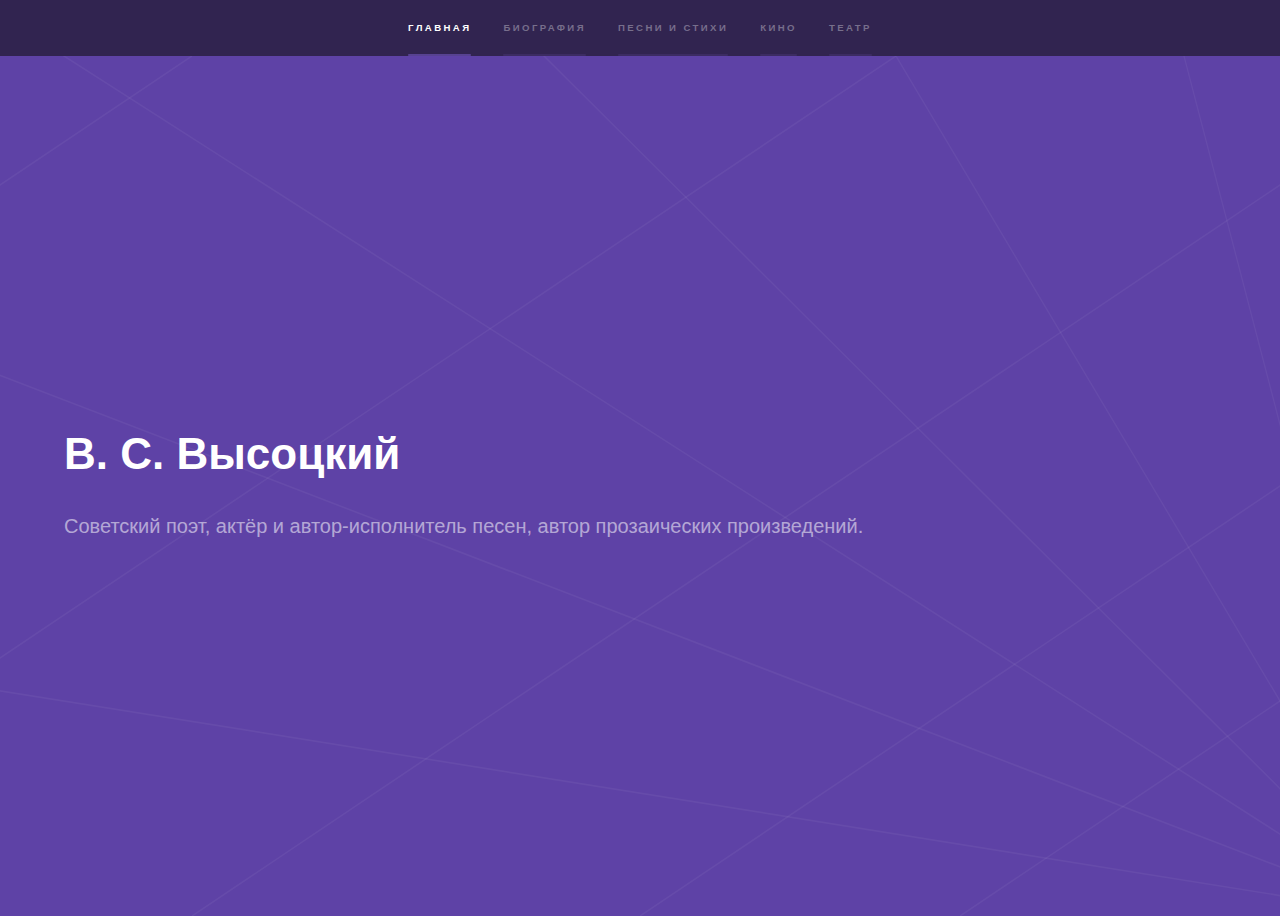
<file: index.html>
<!DOCTYPE HTML>
<html>
	<head>
		<title>В. С. Высоцкий (Демо)</title>
		<meta charset="utf-8" />
		<meta name="viewport" content="width=device-width, initial-scale=1" />
		<!--[if lte IE 8]><script src="assets/js/ie/html5shiv.js"></script><![endif]-->
		<link rel="stylesheet" href="assets/css/main.css" />
		<!--[if lte IE 9]><link rel="stylesheet" href="assets/css/ie9.css" /><![endif]-->
		<!--[if lte IE 8]><link rel="stylesheet" href="assets/css/ie8.css" /><![endif]-->
	</head>
	<body>

		<!-- Sidebar -->
			<section id="sidebar">
				<div class="inner">
					<nav>
						<ul>
							<li><a class="active" href="index.html">Главная</a></li>
							<li><a href="biography.html">Биография</a></li>
							<li><a href="songs.html">Песни и стихи</a></li>
							<li><a href="cinema.html">Кино</a></li>
							<li><a href="theatre.html">Театр</a></li>
						</ul>
					</nav>
				</div>
			</section>

		<!-- Wrapper -->
			<div id="wrapper">

				<!-- Intro -->
					<section id="intro" class="wrapper style1 fullscreen fade-up">
						<div class="inner">
							<h1>В. С. Высоцкий</h1>
							<p>Cоветский поэт, актёр и автор-исполнитель песен, автор прозаических произведений.</p>
						</div>
					</section>
			</div>

	</body>
</html>
</file>
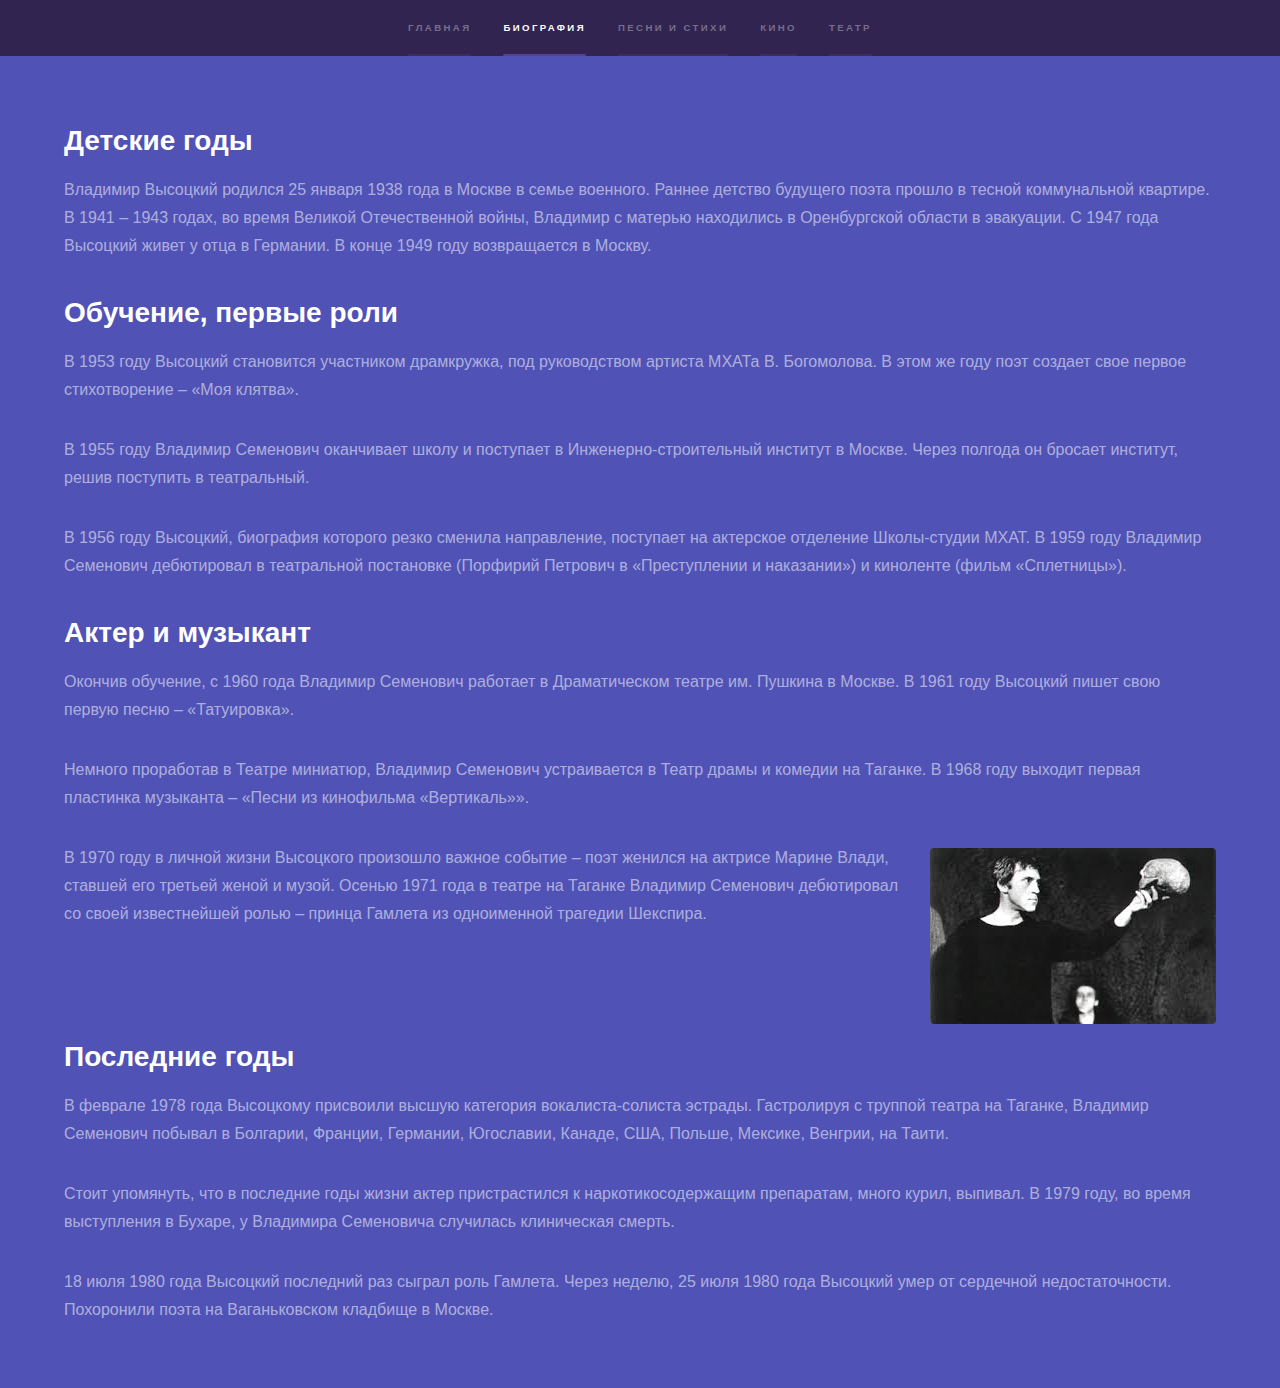
<file: biography.html>
<!DOCTYPE HTML>
<!--
	Hyperspace by HTML5 UP
	html5up.net | @ajlkn
	Free for personal and commercial use under the CCA 3.0 license (html5up.net/license)
-->
<html>
	<head>
		<title>В. С. Высоцкий (Демо)</title>
		<meta charset="utf-8" />
		<meta name="viewport" content="width=device-width, initial-scale=1" />
		<!--[if lte IE 8]><script src="assets/js/ie/html5shiv.js"></script><![endif]-->
		<link rel="stylesheet" href="assets/css/main.css" />
		<!--[if lte IE 9]><link rel="stylesheet" href="assets/css/ie9.css" /><![endif]-->
		<!--[if lte IE 8]><link rel="stylesheet" href="assets/css/ie8.css" /><![endif]-->
	</head>
	<body>

		<!-- Sidebar -->
			<section id="sidebar">
				<div class="inner">
					<nav>
						<ul>
							<li><a href="index.html">Главная</a></li>
							<li><a class="active" href="biography.html">Биография</a></li>
							<li><a href="songs.html">Песни и стихи</a></li>
							<li><a href="cinema.html">Кино</a></li>
							<li><a href="theatre.html">Театр</a></li>
						</ul>
					</nav>
				</div>
			</section>

		<!-- Wrapper -->
			<div id="wrapper">

				
				<!-- One -->
					<section class="wrapper style2 spotlights">
						<section>
							<div class="content">
								<div class="inner">
									<h2>Детские годы</h2>
                                    <p>Владимир Высоцкий родился 25 января 1938 года в Москве в семье военного. Раннее детство будущего поэта прошло в тесной коммунальной квартире. В 1941 – 1943 годах, во время Великой Отечественной войны, Владимир с матерью находились в Оренбургской области в эвакуации. С 1947 года Высоцкий живет у отца в Германии. В конце 1949 году возвращается в Москву.</p>
								</div>
								<div class="inner">
									<h2>Обучение, первые роли</h2>
                                    <p>В 1953 году Высоцкий становится участником драмкружка, под руководством артиста МХАТа В. Богомолова. В этом же году поэт создает свое первое стихотворение – «Моя клятва».</p>

                                    <p>В 1955 году Владимир Семенович оканчивает школу и поступает в Инженерно-строительный институт в Москве. Через полгода он бросает институт, решив поступить в театральный.</p>

                                    <p>В 1956 году Высоцкий, биография которого резко сменила направление, поступает на актерское отделение Школы-студии МХАТ. В 1959 году Владимир Семенович дебютировал в театральной постановке (Порфирий Петрович в «Преступлении и наказании») и киноленте (фильм «Сплетницы»).</p>
								</div>
								<div class="inner">
									<h2>Актер и музыкант</h2>
                                    <p>Окончив обучение, с 1960 года Владимир Семенович работает в Драматическом театре им. Пушкина в Москве. В 1961 году Высоцкий пишет свою первую песню – «Татуировка».</p>

                                    <p>Немного проработав в Театре миниатюр, Владимир Семенович устраивается в Театр драмы и комедии на Таганке. В 1968 году выходит первая пластинка музыканта – «Песни из кинофильма «Вертикаль»».</p>

                                    <div class="image right"><img src="images/pic02.jpg" alt="" data-position="top center" /></div>
                                    <p>В 1970 году в личной жизни Высоцкого произошло важное событие – поэт женился на актрисе Марине Влади, ставшей его третьей женой и музой. Осенью 1971 года в театре на Таганке Владимир Семенович дебютировал со своей известнейшей ролью – принца Гамлета из одноименной трагедии Шекспира.</p>
								</div>
								<div class="inner">
                                    <h2>Последние годы</h2>
                                    <p>В феврале 1978 года Высоцкому присвоили высшую категория вокалиста-солиста эстрады. Гастролируя с труппой театра на Таганке, Владимир Семенович побывал в Болгарии, Франции, Германии, Югославии, Канаде, США, Польше, Мексике, Венгрии, на Таити.</p>

                                    <p>Стоит упомянуть, что в последние годы жизни актер пристрастился к наркотикосодержащим препаратам, много курил, выпивал. В 1979 году, во время выступления в Бухаре, у Владимира Семеновича случилась клиническая смерть.</p>

                                    <p>18 июля 1980 года Высоцкий последний раз сыграл роль Гамлета. Через неделю, 25 июля 1980 года Высоцкий умер от сердечной недостаточности. Похоронили поэта на Ваганьковском кладбище в Москве.</p>
								</div>
							</div>
						</section>
					</section>

				

			</div>


	</body>
</html>
</file>
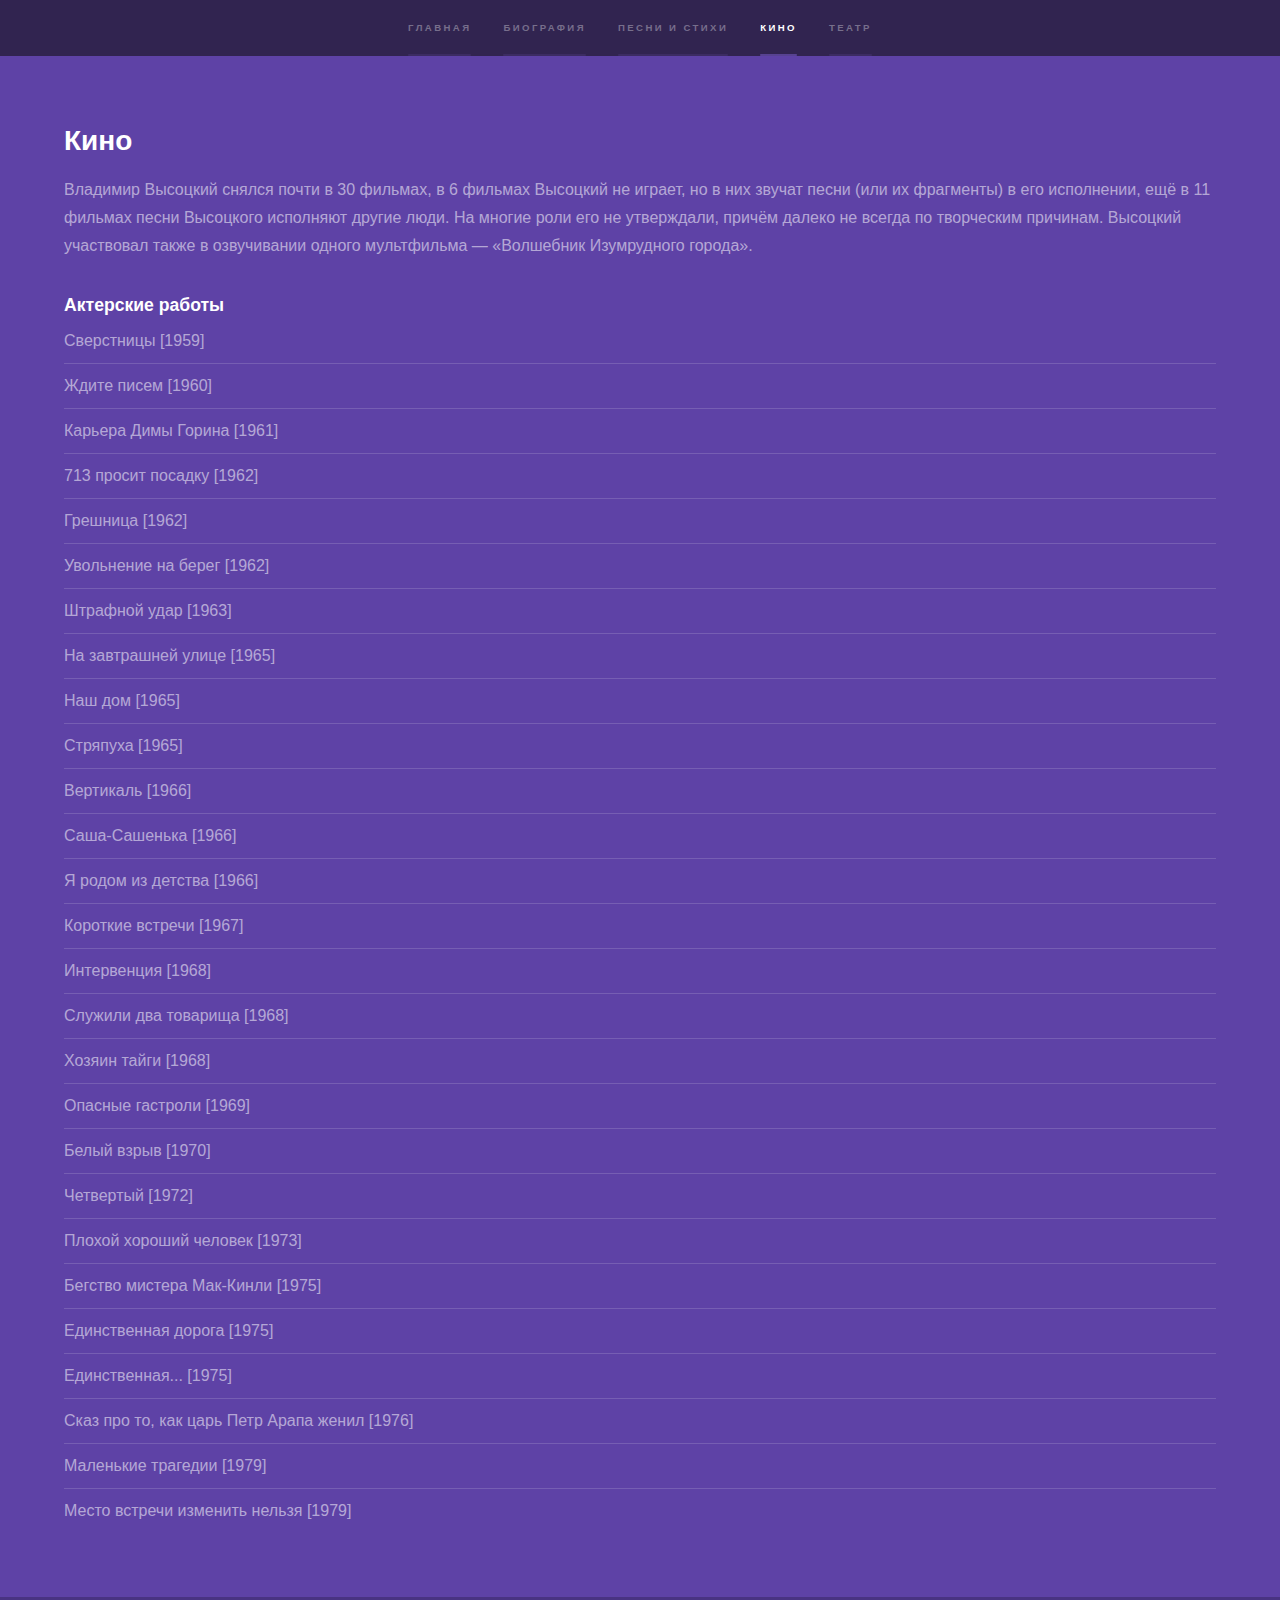
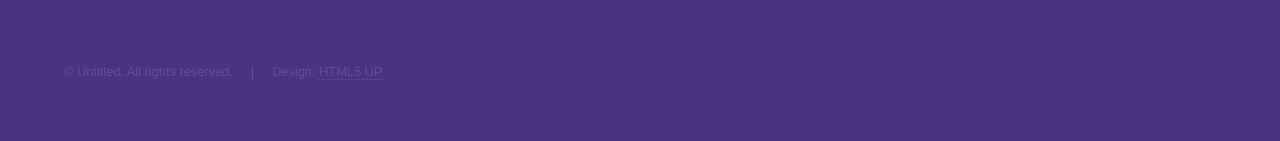
<file: cinema.html>
<!DOCTYPE HTML>
<!--
	Hyperspace by HTML5 UP
	html5up.net | @ajlkn
	Free for personal and commercial use under the CCA 3.0 license (html5up.net/license)
-->
<html>
	<head>
		<title>В. С. Высоцкий (Демо)</title>
		<meta charset="utf-8" />
		<meta name="viewport" content="width=device-width, initial-scale=1" />
		<!--[if lte IE 8]><script src="assets/js/ie/html5shiv.js"></script><![endif]-->
		<link rel="stylesheet" href="assets/css/main.css" />
		<!--[if lte IE 9]><link rel="stylesheet" href="assets/css/ie9.css" /><![endif]-->
		<!--[if lte IE 8]><link rel="stylesheet" href="assets/css/ie8.css" /><![endif]-->
	</head>
	<body>

		<!-- Sidebar -->
			<section id="sidebar">
				<div class="inner">
					<nav>
						<ul>
							<li><a href="index.html">Главная</a></li>
							<li><a href="biography.html">Биография</a></li>
							<li><a href="songs.html">Песни и стихи</a></li>
							<li><a class="active" href="cinema.html">Кино</a></li>
							<li><a href="theatre.html">Театр</a></li>
						</ul>
					</nav>
				</div>
			</section>

		<!-- Wrapper -->
			<div id="wrapper">

				<!-- Three -->
					<section class="wrapper style1 fade-up">
						<div class="inner">
                            <h2>Кино</h2>

                            <p>Владимир Высоцкий снялся почти в 30 фильмах, в 6 фильмах Высоцкий не играет, но в них звучат песни (или их фрагменты) в его исполнении, ещё в 11 фильмах песни Высоцкого исполняют другие люди. На многие роли его не утверждали, причём далеко не всегда по творческим причинам. Высоцкий участвовал также в озвучивании одного мультфильма — «Волшебник Изумрудного города».</p>

                            <h3>Актерские работы</h3>

                            <ul class="alt">
                                <li>Сверстницы [1959]</li>
                                <li>Ждите писем [1960]</li>
                                <li>Карьера Димы Горина [1961]</li>
                                <li>713 просит посадку [1962]</li>
                                <li>Грешница [1962]</li>
                                <li>Увольнение на берег [1962]</li>
                                <li>Штрафной удар [1963]</li>
                                <li>На завтрашней улице [1965]</li>
                                <li>Наш дом [1965]</li>
                                <li>Стряпуха [1965]</li>
                                <li>Вертикаль [1966]</li>
                                <li>Саша-Сашенька [1966]</li>
                                <li>Я родом из детства [1966]</li>
                                <li>Короткие встречи [1967]</li>
                                <li>Интервенция [1968]</li>
                                <li>Служили два товарища [1968]</li>
                                <li>Хозяин тайги [1968]</li>
                                <li>Опасные гастроли [1969]</li>
                                <li>Белый взрыв [1970]</li>
                                <li>Четвертый [1972]</li>
                                <li>Плохой хороший человек [1973]</li>
                                <li>Бегство мистера Мак-Кинли [1975]</li>
                                <li>Единственная дорога [1975]</li>
                                <li>Единственная... [1975]</li>
                                <li>Сказ про то, как царь Петр Арапа женил [1976]</li>
                                <li>Маленькие трагедии [1979]</li>
                                <li>Место встречи изменить нельзя [1979]</li>
                            </ul>
						</div>
					</section>

			</div>

		<!-- Footer -->
			<footer id="footer" class="wrapper style1-alt">
				<div class="inner">
					<ul class="menu">
						<li>&copy; Untitled. All rights reserved.</li><li>Design: <a href="http://html5up.net">HTML5 UP</a></li>
					</ul>
				</div>
			</footer>


	</body>
</html>
</file>
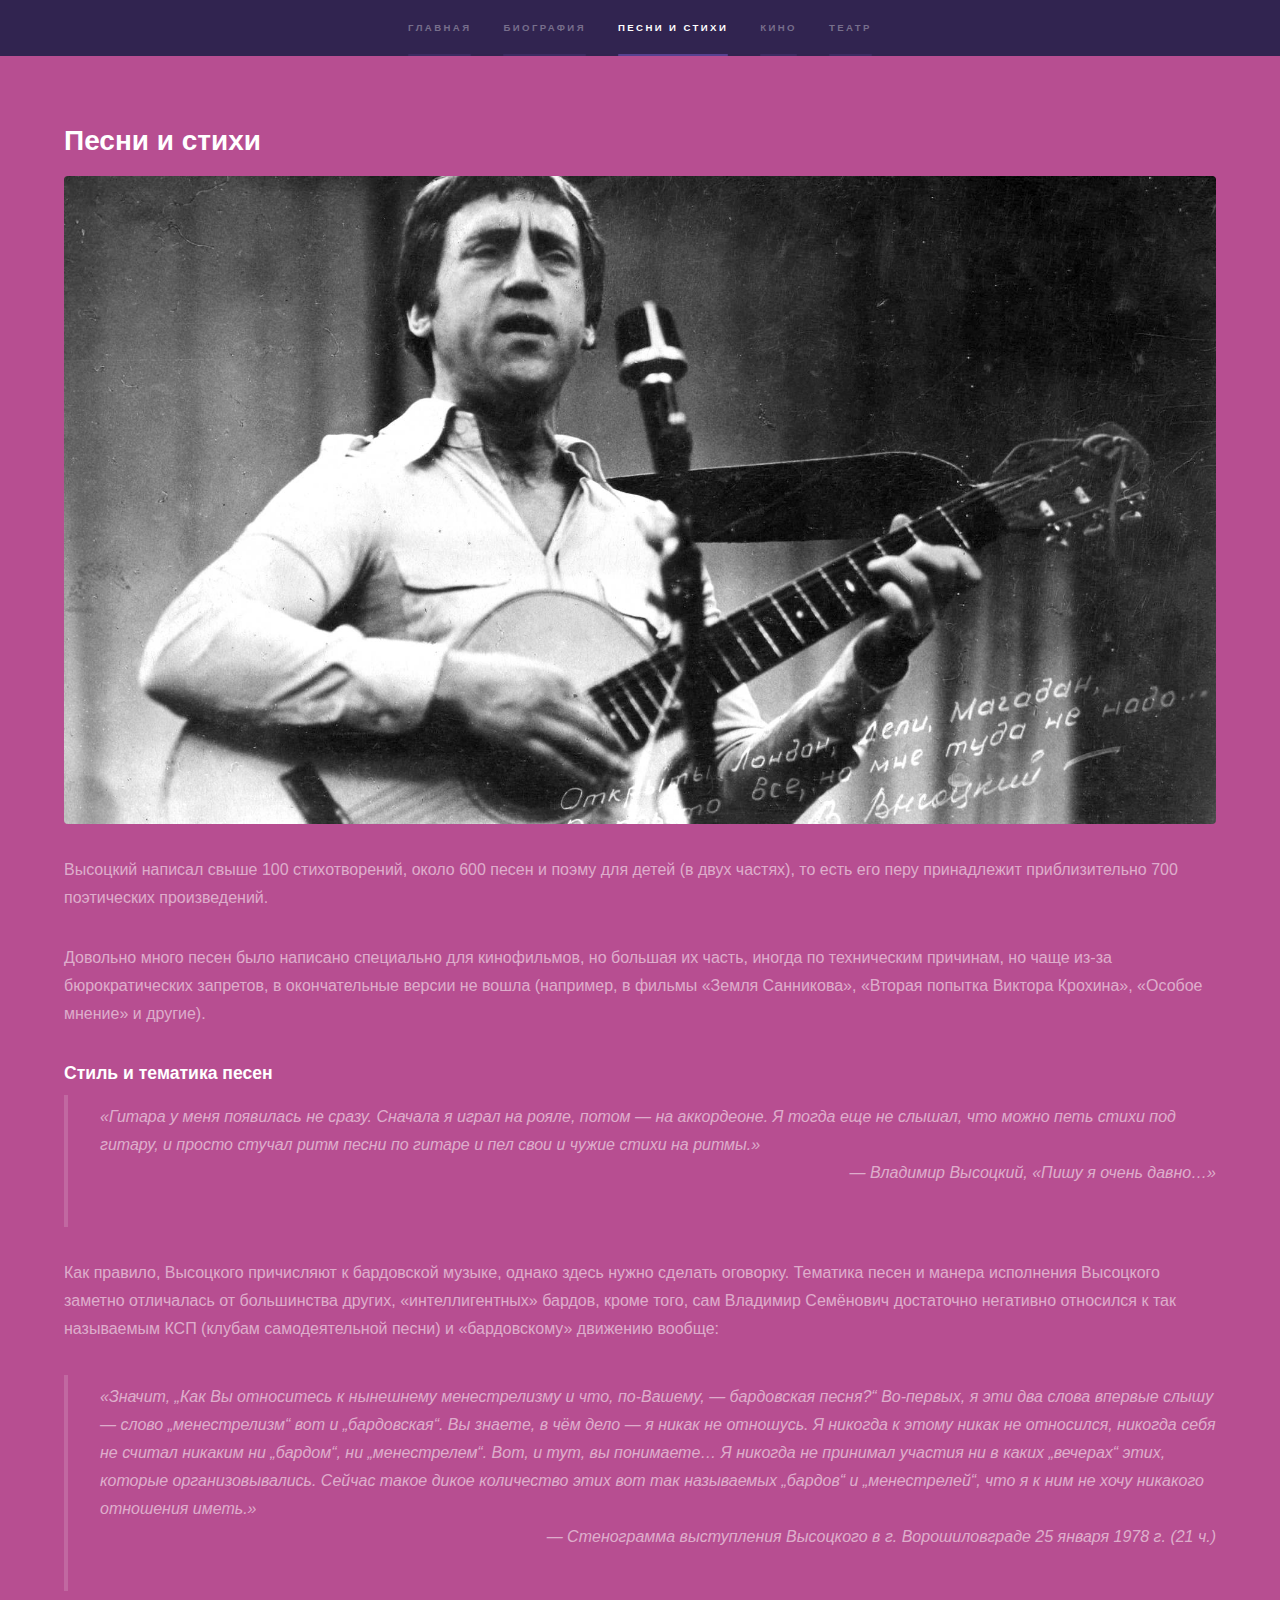
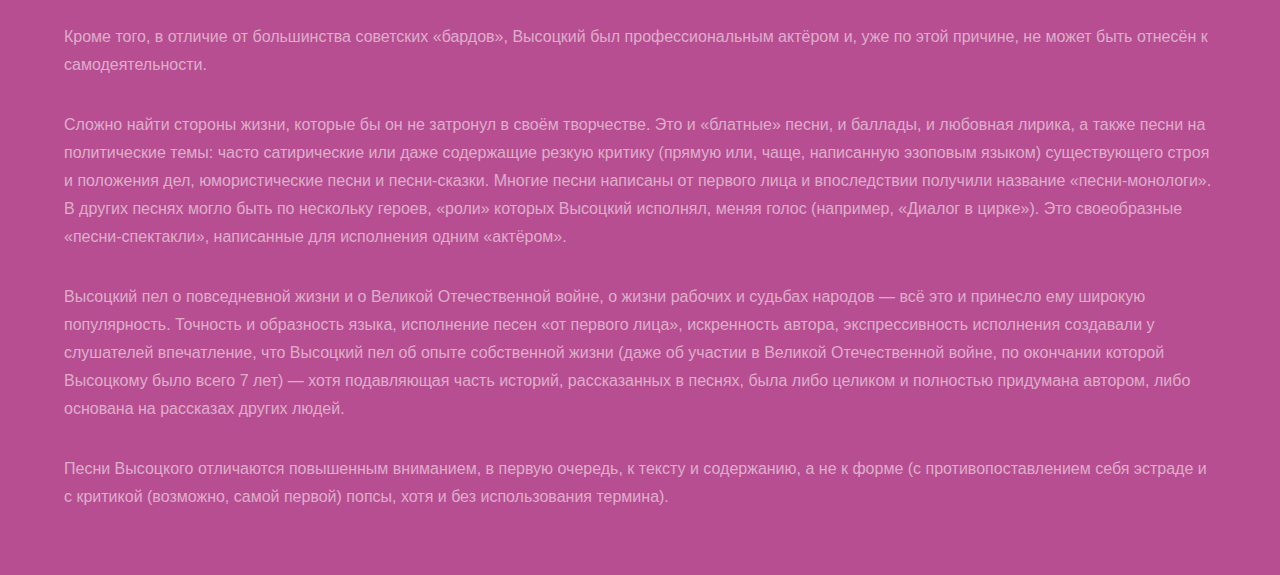
<file: songs.html>
<!DOCTYPE HTML>
<!--
	Hyperspace by HTML5 UP
	html5up.net | @ajlkn
	Free for personal and commercial use under the CCA 3.0 license (html5up.net/license)
-->
<html>
	<head>
		<title>В. С. Высоцкий (Демо)</title>
		<meta charset="utf-8" />
		<meta name="viewport" content="width=device-width, initial-scale=1" />
		<!--[if lte IE 8]><script src="assets/js/ie/html5shiv.js"></script><![endif]-->
		<link rel="stylesheet" href="assets/css/main.css" />
		<!--[if lte IE 9]><link rel="stylesheet" href="assets/css/ie9.css" /><![endif]-->
		<!--[if lte IE 8]><link rel="stylesheet" href="assets/css/ie8.css" /><![endif]-->
	</head>
	<body>

		<!-- Sidebar -->
			<section id="sidebar">
				<div class="inner">
					<nav>
						<ul>
							<li><a href="index.html">Главная</a></li>
							<li><a href="biography.html">Биография</a></li>
							<li><a class="active" href="songs.html">Песни и стихи</a></li>
							<li><a href="cinema.html">Кино</a></li>
							<li><a href="theatre.html">Театр</a></li>
						</ul>
					</nav>
				</div>
			</section>

		<!-- Wrapper -->
			<div id="wrapper">

				
				<!-- Two -->
					<section class="wrapper style3 fade-up">
						<div class="inner">
							<h2>Песни и стихи</h2>
                            <div class="image fit"><img src="images/pic03.jpg" alt="" data-position="top center" /></div>
                            <p>Высоцкий написал свыше 100 стихотворений, около 600 песен и поэму для детей (в двух частях), то есть его перу принадлежит приблизительно 700 поэтических произведений.</p>

                            <p>Довольно много песен было написано специально для кинофильмов, но большая их часть, иногда по техническим причинам, но чаще из-за бюрократических запретов, в окончательные версии не вошла (например, в фильмы «Земля Санникова», «Вторая попытка Виктора Крохина», «Особое мнение» и другие).</p>
                            <h3>Стиль и тематика песен</h3>

                            <blockquote>«Гитара у меня появилась не сразу. Сначала я играл на рояле, потом — на аккордеоне. Я тогда еще не слышал, что можно петь стихи под гитару, и просто стучал ритм песни по гитаре и пел свои и чужие стихи на ритмы.»
                            <p class="align-right"> — Владимир Высоцкий, «Пишу я очень давно…»</p></blockquote>

                            <p>Как правило, Высоцкого причисляют к бардовской музыке, однако здесь нужно сделать оговорку. Тематика песен и манера исполнения Высоцкого заметно отличалась от большинства других, «интеллигентных» бардов, кроме того, сам Владимир Семёнович достаточно негативно относился к так называемым КСП (клубам самодеятельной песни) и «бардовскому» движению вообще:</p>

                            <blockquote>«Значит, „Как Вы относитесь к нынешнему менестрелизму и что, по-Вашему, — бардовская песня?“ Во-первых, я эти два слова впервые слышу — слово „менестрелизм“ вот и „бардовская“. Вы знаете, в чём дело — я никак не отношусь. Я никогда к этому никак не относился, никогда себя не считал никаким ни „бардом“, ни „менестрелем“. Вот, и тут, вы понимаете… Я никогда не принимал участия ни в каких „вечерах“ этих, которые организовывались. Сейчас такое дикое количество этих вот так называемых „бардов“ и „менестрелей“, что я к ним не хочу никакого отношения иметь.»
                            <p class="align-right">— Стенограмма выступления Высоцкого в г. Ворошиловграде 25 января 1978 г. (21 ч.)</p></blockquote>

                            <p>Кроме того, в отличие от большинства советских «бардов», Высоцкий был профессиональным актёром и, уже по этой причине, не может быть отнесён к самодеятельности.</p>

                            <p>Сложно найти стороны жизни, которые бы он не затронул в своём творчестве. Это и «блатные» песни, и баллады, и любовная лирика, а также песни на политические темы: часто сатирические или даже содержащие резкую критику (прямую или, чаще, написанную эзоповым языком) существующего строя и положения дел, юмористические песни и песни-сказки. Многие песни написаны от первого лица и впоследствии получили название «песни-монологи». В других песнях могло быть по нескольку героев, «роли» которых Высоцкий исполнял, меняя голос (например, «Диалог в цирке»). Это своеобразные «песни-спектакли», написанные для исполнения одним «актёром».</p>

                            <p>Высоцкий пел о повседневной жизни и о Великой Отечественной войне, о жизни рабочих и судьбах народов — всё это и принесло ему широкую популярность. Точность и образность языка, исполнение песен «от первого лица», искренность автора, экспрессивность исполнения создавали у слушателей впечатление, что Высоцкий пел об опыте собственной жизни (даже об участии в Великой Отечественной войне, по окончании которой Высоцкому было всего 7 лет) — хотя подавляющая часть историй, рассказанных в песнях, была либо целиком и полностью придумана автором, либо основана на рассказах других людей.</p>

                            <p>Песни Высоцкого отличаются повышенным вниманием, в первую очередь, к тексту и содержанию, а не к форме (с противопоставлением себя эстраде и с критикой (возможно, самой первой) попсы, хотя и без использования термина).</p>
					</section>

			</div>



	</body>
</html>
</file>
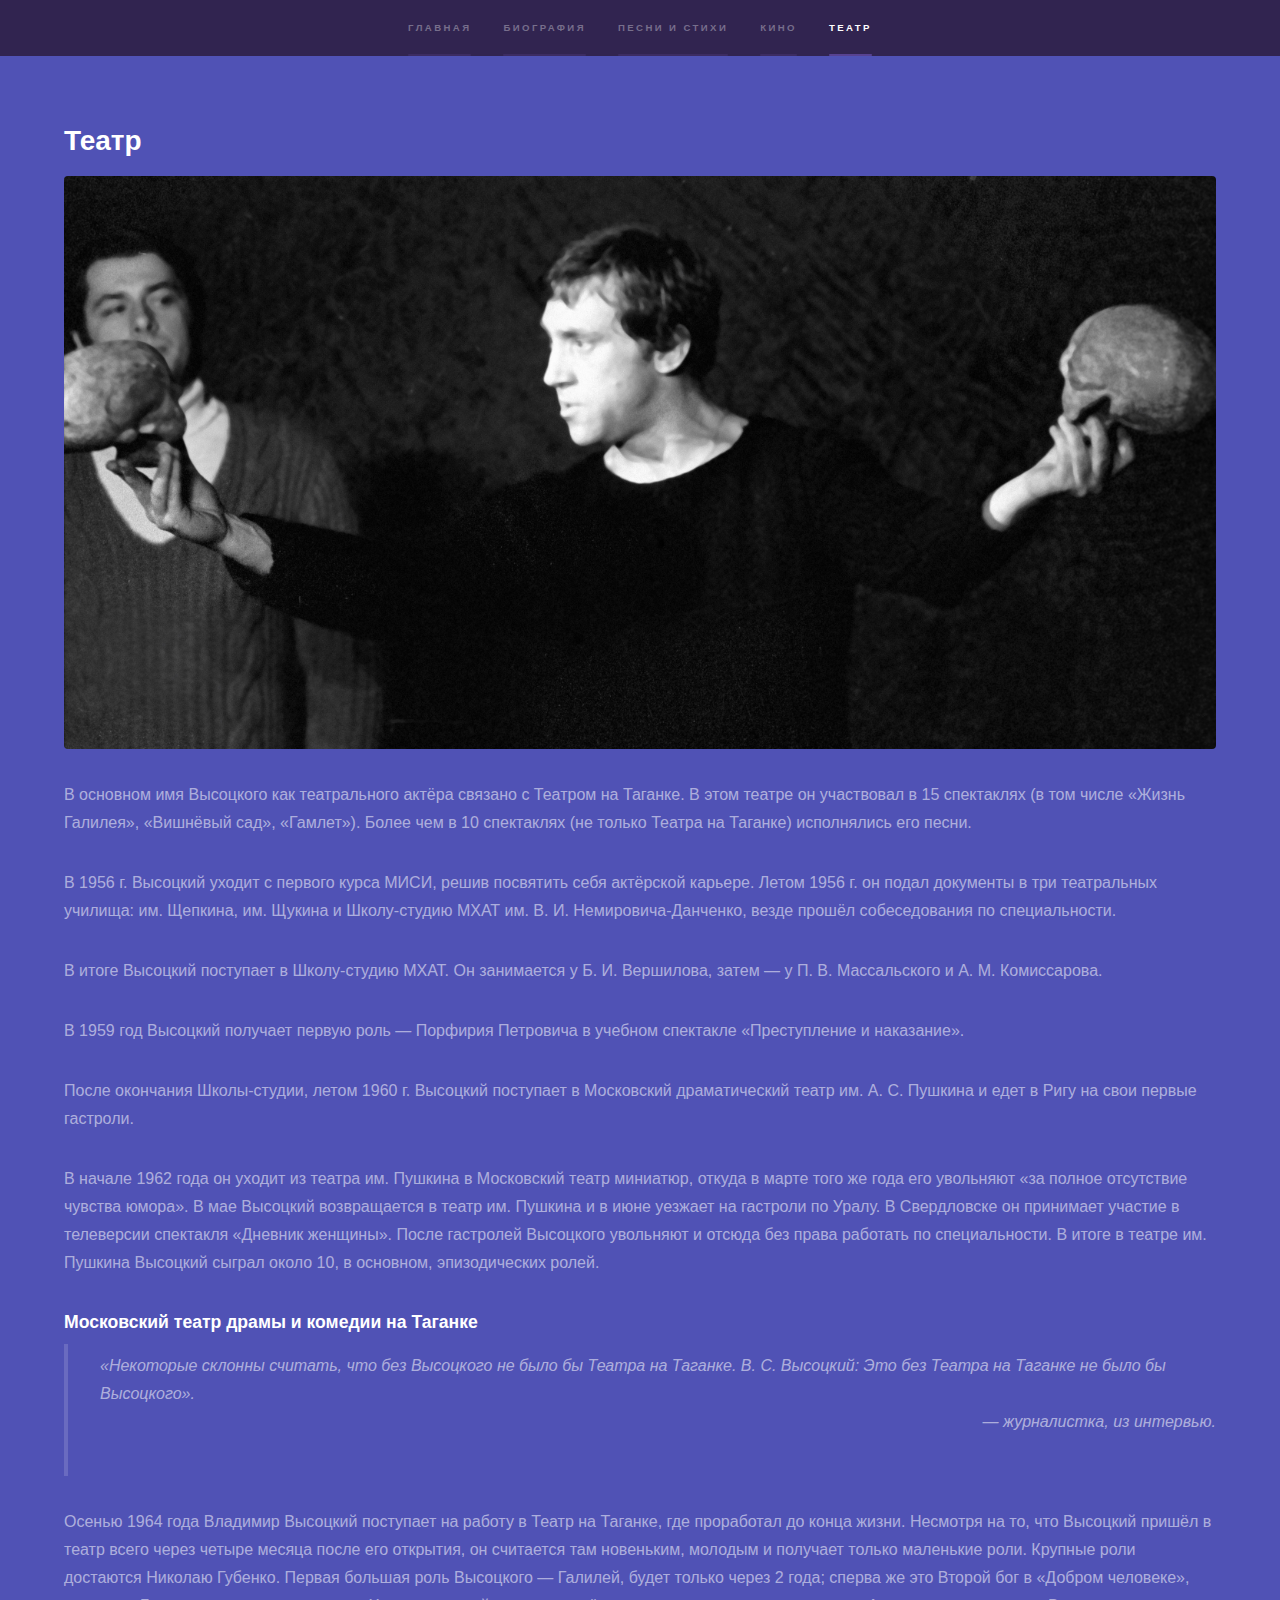
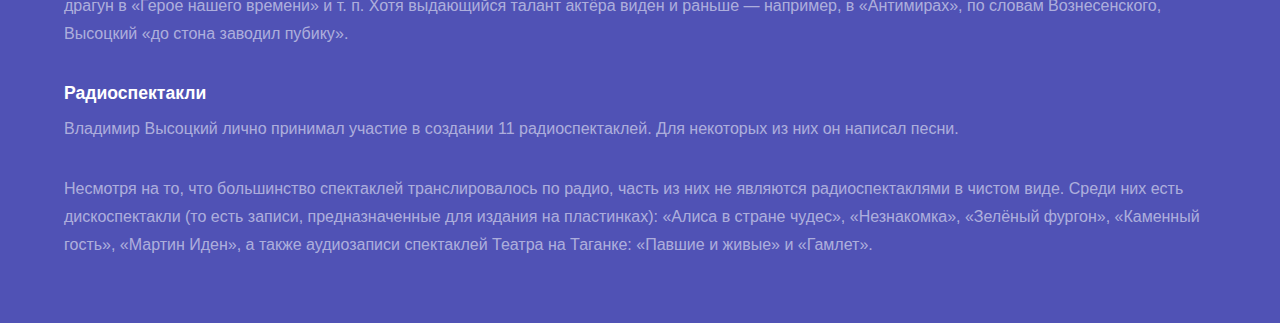
<file: theatre.html>
<!DOCTYPE HTML>
<!--
	Hyperspace by HTML5 UP
	html5up.net | @ajlkn
	Free for personal and commercial use under the CCA 3.0 license (html5up.net/license)
-->
<html>
	<head>
		<title>В. С. Высоцкий (Демо)</title>
		<meta charset="utf-8" />
		<meta name="viewport" content="width=device-width, initial-scale=1" />
		<!--[if lte IE 8]><script src="assets/js/ie/html5shiv.js"></script><![endif]-->
		<link rel="stylesheet" href="assets/css/main.css" />
		<!--[if lte IE 9]><link rel="stylesheet" href="assets/css/ie9.css" /><![endif]-->
		<!--[if lte IE 8]><link rel="stylesheet" href="assets/css/ie8.css" /><![endif]-->
	</head>
	<body>

		<!-- Sidebar -->
			<section id="sidebar">
				<div class="inner">
					<nav>
						<ul>
							<li><a href="index.html">Главная</a></li>
							<li><a href="biography.html">Биография</a></li>
							<li><a href="songs.html">Песни и стихи</a></li>
							<li><a href="cinema.html">Кино</a></li>
							<li><a class="active" href="theatre.html">Театр</a></li>
						</ul>
					</nav>
				</div>
			</section>

		<!-- Wrapper -->
			<div id="wrapper">

				<!-- One -->
					<section class="wrapper style2 spotlights">
                        <div class="inner">
                            <h2>Театр</h2>
                            <div class="image fit"><img src="images/pic04.jpg" alt="" data-position="top center" /></div>
                            <p>В основном имя Высоцкого как театрального актёра связано с Театром на Таганке. В этом театре он участвовал в 15 спектаклях (в том числе «Жизнь Галилея», «Вишнёвый сад», «Гамлет»). Более чем в 10 спектаклях (не только Театра на Таганке) исполнялись его песни.</p>

                            <p>В 1956 г. Высоцкий уходит с первого курса МИСИ, решив посвятить себя актёрской карьере. Летом 1956 г. он подал документы в три театральных училища: им. Щепкина, им. Щукина и Школу-студию МХАТ им. В. И. Немировича-Данченко, везде прошёл собеседования по специальности.</p>

                            <p>В итоге Высоцкий поступает в Школу-студию МХАТ. Он занимается у Б. И. Вершилова, затем — у П. В. Массальского и А. М. Комиссарова.</p>

                            <p>В 1959 год Высоцкий получает первую роль — Порфирия Петровича в учебном спектакле «Преступление и наказание».</p>

                            <p>После окончания Школы-студии, летом 1960 г. Высоцкий поступает в Московский драматический театр им. А. С. Пушкина и едет в Ригу на свои первые гастроли.</p>

                            <p>В начале 1962 года он уходит из театра им. Пушкина в Московский театр миниатюр, откуда в марте того же года его увольняют «за полное отсутствие чувства юмора». В мае Высоцкий возвращается в театр им. Пушкина и в июне уезжает на гастроли по Уралу. В Свердловске он принимает участие в телеверсии спектакля «Дневник женщины». После гастролей Высоцкого увольняют и отсюда без права работать по специальности. В итоге в театре им. Пушкина Высоцкий сыграл около 10, в основном, эпизодических ролей.</p>

                            <h3>Московский театр драмы и комедии на Таганке</h3>

                            <blockquote>«Некоторые склонны считать, что без Высоцкого не было бы Театра на Таганке. В. С. Высоцкий: Это без Театра на Таганке не было бы Высоцкого».
                            <p class="align-right">— журналистка, из интервью.</p></blockquote>

                            <p>Осенью 1964 года Владимир Высоцкий поступает на работу в Театр на Таганке, где проработал до конца жизни. Несмотря на то, что Высоцкий пришёл в театр всего через четыре месяца после его открытия, он считается там новеньким, молодым и получает только маленькие роли. Крупные роли достаются Николаю Губенко. Первая большая роль Высоцкого — Галилей, будет только через 2 года; сперва же это Второй бог в «Добром человеке», драгун в «Герое нашего времени» и т. п. Хотя выдающийся талант актёра виден и раньше — например, в «Антимирах», по словам Вознесенского, Высоцкий «до стона заводил пубику».</p>

                            <h3>Радиоспектакли</h3>

                            <p>Владимир Высоцкий лично принимал участие в создании 11 радиоспектаклей. Для некоторых из них он написал песни.</p>

                            <p>Несмотря на то, что большинство спектаклей транслировалось по радио, часть из них не являются радиоспектаклями в чистом виде. Среди них есть дискоспектакли (то есть записи, предназначенные для издания на пластинках): «Алиса в стране чудес», «Незнакомка», «Зелёный фургон», «Каменный гость», «Мартин Иден», а также аудиозаписи спектаклей Театра на Таганке: «Павшие и живые» и «Гамлет».</p>
                        </div>
					</section>



			</div>


	</body>
</html>
</file>
<file: assets/css/ie9.css>
/*
	Hyperspace by HTML5 UP
	html5up.net | @ajlkn
	Free for personal and commercial use under the CCA 3.0 license (html5up.net/license)
*/

/* Type */

	h1.major:after {
		background: #b74e91;
	}

/* Wrapper */

	.wrapper.fullscreen {
		min-height: 0;
		padding-bottom: 6em;
		padding-top: 6em;
	}

		body.is-ie .wrapper.fullscreen {
			height: auto;
		}

/* Spotlights */

	.spotlights > section {
		padding-left: 20em;
		position: relative;
	}

		.spotlights > section > .image {
			height: 100%;
			left: 0;
			position: absolute;
			top: 0;
			width: 20em;
		}

		.spotlights > section > .content {
			width: 100%;
		}

/* Features */

	.features:after {
		clear: both;
		content: '';
		display: block;
	}

	.features section {
		float: left;
	}

/* Split */

	.split:after {
		clear: both;
		content: '';
		display: block;
	}

	.split > * {
		float: left;
	}

/* Sidebar */

	#sidebar nav a:after {
		background-color: #b74e91;
	}

/* Header */

	#header:after {
		clear: both;
		content: '';
		display: block;
	}

	#header > .title {
		float: left;
	}

	#header > nav {
		float: right;
	}
</file>
<file: assets/css/ie8.css>
/*
	Hyperspace by HTML5 UP
	html5up.net | @ajlkn
	Free for personal and commercial use under the CCA 3.0 license (html5up.net/license)
*/

/* Type */

	body, input, select, textarea {
		color: #ffffff;
	}

/* Button */

	input[type="submit"],
	input[type="reset"],
	input[type="button"],
	button,
	.button {
		position: relative;
	}

		input[type="submit"]:after,
		input[type="reset"]:after,
		input[type="button"]:after,
		button:after,
		.button:after {
			display: none;
		}

/* Features */

	.features {
		border: solid 1px;
	}

/* Form */

	input[type="text"],
	input[type="password"],
	input[type="email"],
	input[type="tel"],
	select,
	textarea {
		background: transparent;
		border: solid 1px;
	}

/* Split */

	.split.style1 > :first-child {
		padding-right: 2em;
		width: 70%;
	}
</file>
<file: assets/css/main.css>
@import url(font-awesome.min.css);

/*
	Hyperspace by HTML5 UP
	html5up.net | @ajlkn
	Free for personal and commercial use under the CCA 3.0 license (html5up.net/license)
*/

/* Reset */

	html, body, div, span, applet, object, iframe, h1, h2, h3, h4, h5, h6, p, blockquote, pre, a, abbr, acronym, address, big, cite, code, del, dfn, em, img, ins, kbd, q, s, samp, small, strike, strong, sub, sup, tt, var, b, u, i, center, dl, dt, dd, ol, ul, li, fieldset, form, label, legend, table, caption, tbody, tfoot, thead, tr, th, td, article, aside, canvas, details, embed, figure, figcaption, footer, header, hgroup, menu, nav, output, ruby, section, summary, time, mark, audio, video {
		margin: 0;
		padding: 0;
		border: 0;
		font-size: 100%;
		font: inherit;
		vertical-align: baseline;
	}

	article, aside, details, figcaption, figure, footer, header, hgroup, menu, nav, section {
		display: block;
	}

	body {
		line-height: 1;
	}

	ol, ul {
		list-style: none;
	}

	blockquote, q {
		quotes: none;
	}

	blockquote:before, blockquote:after, q:before, q:after {
		content: '';
		content: none;
	}

	table {
		border-collapse: collapse;
		border-spacing: 0;
	}

	body {
		-webkit-text-size-adjust: none;
	}

/* Box Model */

	*, *:before, *:after {
		-moz-box-sizing: border-box;
		-webkit-box-sizing: border-box;
		box-sizing: border-box;
	}

/* Grid */

	.row {
		border-bottom: solid 1px transparent;
		-moz-box-sizing: border-box;
		-webkit-box-sizing: border-box;
		box-sizing: border-box;
	}

	.row > * {
		float: left;
		-moz-box-sizing: border-box;
		-webkit-box-sizing: border-box;
		box-sizing: border-box;
	}

	.row:after, .row:before {
		content: '';
		display: block;
		clear: both;
		height: 0;
	}

	.row.uniform > * > :first-child {
		margin-top: 0;
	}

	.row.uniform > * > :last-child {
		margin-bottom: 0;
	}

	.row.\30 \25 > * {
		padding: 0 0 0 0em;
	}

	.row.\30 \25 {
		margin: 0 0 -1px 0em;
	}

	.row.uniform.\30 \25 > * {
		padding: 0em 0 0 0em;
	}

	.row.uniform.\30 \25 {
		margin: 0em 0 -1px 0em;
	}

	.row > * {
		padding: 0 0 0 1.5em;
	}

	.row {
		margin: 0 0 -1px -1.5em;
	}

	.row.uniform > * {
		padding: 1.5em 0 0 1.5em;
	}

	.row.uniform {
		margin: -1.5em 0 -1px -1.5em;
	}

	.row.\32 00\25 > * {
		padding: 0 0 0 3em;
	}

	.row.\32 00\25 {
		margin: 0 0 -1px -3em;
	}

	.row.uniform.\32 00\25 > * {
		padding: 3em 0 0 3em;
	}

	.row.uniform.\32 00\25 {
		margin: -3em 0 -1px -3em;
	}

	.row.\31 50\25 > * {
		padding: 0 0 0 2.25em;
	}

	.row.\31 50\25 {
		margin: 0 0 -1px -2.25em;
	}

	.row.uniform.\31 50\25 > * {
		padding: 2.25em 0 0 2.25em;
	}

	.row.uniform.\31 50\25 {
		margin: -2.25em 0 -1px -2.25em;
	}

	.row.\35 0\25 > * {
		padding: 0 0 0 0.75em;
	}

	.row.\35 0\25 {
		margin: 0 0 -1px -0.75em;
	}

	.row.uniform.\35 0\25 > * {
		padding: 0.75em 0 0 0.75em;
	}

	.row.uniform.\35 0\25 {
		margin: -0.75em 0 -1px -0.75em;
	}

	.row.\32 5\25 > * {
		padding: 0 0 0 0.375em;
	}

	.row.\32 5\25 {
		margin: 0 0 -1px -0.375em;
	}

	.row.uniform.\32 5\25 > * {
		padding: 0.375em 0 0 0.375em;
	}

	.row.uniform.\32 5\25 {
		margin: -0.375em 0 -1px -0.375em;
	}

	.\31 2u, .\31 2u\24 {
		width: 100%;
		clear: none;
		margin-left: 0;
	}

	.\31 1u, .\31 1u\24 {
		width: 91.6666666667%;
		clear: none;
		margin-left: 0;
	}

	.\31 0u, .\31 0u\24 {
		width: 83.3333333333%;
		clear: none;
		margin-left: 0;
	}

	.\39 u, .\39 u\24 {
		width: 75%;
		clear: none;
		margin-left: 0;
	}

	.\38 u, .\38 u\24 {
		width: 66.6666666667%;
		clear: none;
		margin-left: 0;
	}

	.\37 u, .\37 u\24 {
		width: 58.3333333333%;
		clear: none;
		margin-left: 0;
	}

	.\36 u, .\36 u\24 {
		width: 50%;
		clear: none;
		margin-left: 0;
	}

	.\35 u, .\35 u\24 {
		width: 41.6666666667%;
		clear: none;
		margin-left: 0;
	}

	.\34 u, .\34 u\24 {
		width: 33.3333333333%;
		clear: none;
		margin-left: 0;
	}

	.\33 u, .\33 u\24 {
		width: 25%;
		clear: none;
		margin-left: 0;
	}

	.\32 u, .\32 u\24 {
		width: 16.6666666667%;
		clear: none;
		margin-left: 0;
	}

	.\31 u, .\31 u\24 {
		width: 8.3333333333%;
		clear: none;
		margin-left: 0;
	}

	.\31 2u\24 + *,
	.\31 1u\24 + *,
	.\31 0u\24 + *,
	.\39 u\24 + *,
	.\38 u\24 + *,
	.\37 u\24 + *,
	.\36 u\24 + *,
	.\35 u\24 + *,
	.\34 u\24 + *,
	.\33 u\24 + *,
	.\32 u\24 + *,
	.\31 u\24 + * {
		clear: left;
	}

	.\-11u {
		margin-left: 91.66667%;
	}

	.\-10u {
		margin-left: 83.33333%;
	}

	.\-9u {
		margin-left: 75%;
	}

	.\-8u {
		margin-left: 66.66667%;
	}

	.\-7u {
		margin-left: 58.33333%;
	}

	.\-6u {
		margin-left: 50%;
	}

	.\-5u {
		margin-left: 41.66667%;
	}

	.\-4u {
		margin-left: 33.33333%;
	}

	.\-3u {
		margin-left: 25%;
	}

	.\-2u {
		margin-left: 16.66667%;
	}

	.\-1u {
		margin-left: 8.33333%;
	}

	@media screen and (max-width: 1680px) {

		.row > * {
			padding: 0 0 0 1.5em;
		}

		.row {
			margin: 0 0 -1px -1.5em;
		}

		.row.uniform > * {
			padding: 1.5em 0 0 1.5em;
		}

		.row.uniform {
			margin: -1.5em 0 -1px -1.5em;
		}

		.row.\32 00\25 > * {
			padding: 0 0 0 3em;
		}

		.row.\32 00\25 {
			margin: 0 0 -1px -3em;
		}

		.row.uniform.\32 00\25 > * {
			padding: 3em 0 0 3em;
		}

		.row.uniform.\32 00\25 {
			margin: -3em 0 -1px -3em;
		}

		.row.\31 50\25 > * {
			padding: 0 0 0 2.25em;
		}

		.row.\31 50\25 {
			margin: 0 0 -1px -2.25em;
		}

		.row.uniform.\31 50\25 > * {
			padding: 2.25em 0 0 2.25em;
		}

		.row.uniform.\31 50\25 {
			margin: -2.25em 0 -1px -2.25em;
		}

		.row.\35 0\25 > * {
			padding: 0 0 0 0.75em;
		}

		.row.\35 0\25 {
			margin: 0 0 -1px -0.75em;
		}

		.row.uniform.\35 0\25 > * {
			padding: 0.75em 0 0 0.75em;
		}

		.row.uniform.\35 0\25 {
			margin: -0.75em 0 -1px -0.75em;
		}

		.row.\32 5\25 > * {
			padding: 0 0 0 0.375em;
		}

		.row.\32 5\25 {
			margin: 0 0 -1px -0.375em;
		}

		.row.uniform.\32 5\25 > * {
			padding: 0.375em 0 0 0.375em;
		}

		.row.uniform.\32 5\25 {
			margin: -0.375em 0 -1px -0.375em;
		}

		.\31 2u\28xlarge\29, .\31 2u\24\28xlarge\29 {
			width: 100%;
			clear: none;
			margin-left: 0;
		}

		.\31 1u\28xlarge\29, .\31 1u\24\28xlarge\29 {
			width: 91.6666666667%;
			clear: none;
			margin-left: 0;
		}

		.\31 0u\28xlarge\29, .\31 0u\24\28xlarge\29 {
			width: 83.3333333333%;
			clear: none;
			margin-left: 0;
		}

		.\39 u\28xlarge\29, .\39 u\24\28xlarge\29 {
			width: 75%;
			clear: none;
			margin-left: 0;
		}

		.\38 u\28xlarge\29, .\38 u\24\28xlarge\29 {
			width: 66.6666666667%;
			clear: none;
			margin-left: 0;
		}

		.\37 u\28xlarge\29, .\37 u\24\28xlarge\29 {
			width: 58.3333333333%;
			clear: none;
			margin-left: 0;
		}

		.\36 u\28xlarge\29, .\36 u\24\28xlarge\29 {
			width: 50%;
			clear: none;
			margin-left: 0;
		}

		.\35 u\28xlarge\29, .\35 u\24\28xlarge\29 {
			width: 41.6666666667%;
			clear: none;
			margin-left: 0;
		}

		.\34 u\28xlarge\29, .\34 u\24\28xlarge\29 {
			width: 33.3333333333%;
			clear: none;
			margin-left: 0;
		}

		.\33 u\28xlarge\29, .\33 u\24\28xlarge\29 {
			width: 25%;
			clear: none;
			margin-left: 0;
		}

		.\32 u\28xlarge\29, .\32 u\24\28xlarge\29 {
			width: 16.6666666667%;
			clear: none;
			margin-left: 0;
		}

		.\31 u\28xlarge\29, .\31 u\24\28xlarge\29 {
			width: 8.3333333333%;
			clear: none;
			margin-left: 0;
		}

		.\31 2u\24\28xlarge\29 + *,
		.\31 1u\24\28xlarge\29 + *,
		.\31 0u\24\28xlarge\29 + *,
		.\39 u\24\28xlarge\29 + *,
		.\38 u\24\28xlarge\29 + *,
		.\37 u\24\28xlarge\29 + *,
		.\36 u\24\28xlarge\29 + *,
		.\35 u\24\28xlarge\29 + *,
		.\34 u\24\28xlarge\29 + *,
		.\33 u\24\28xlarge\29 + *,
		.\32 u\24\28xlarge\29 + *,
		.\31 u\24\28xlarge\29 + * {
			clear: left;
		}

		.\-11u\28xlarge\29 {
			margin-left: 91.66667%;
		}

		.\-10u\28xlarge\29 {
			margin-left: 83.33333%;
		}

		.\-9u\28xlarge\29 {
			margin-left: 75%;
		}

		.\-8u\28xlarge\29 {
			margin-left: 66.66667%;
		}

		.\-7u\28xlarge\29 {
			margin-left: 58.33333%;
		}

		.\-6u\28xlarge\29 {
			margin-left: 50%;
		}

		.\-5u\28xlarge\29 {
			margin-left: 41.66667%;
		}

		.\-4u\28xlarge\29 {
			margin-left: 33.33333%;
		}

		.\-3u\28xlarge\29 {
			margin-left: 25%;
		}

		.\-2u\28xlarge\29 {
			margin-left: 16.66667%;
		}

		.\-1u\28xlarge\29 {
			margin-left: 8.33333%;
		}

	}

	@media screen and (max-width: 1280px) {

		.row > * {
			padding: 0 0 0 1.5em;
		}

		.row {
			margin: 0 0 -1px -1.5em;
		}

		.row.uniform > * {
			padding: 1.5em 0 0 1.5em;
		}

		.row.uniform {
			margin: -1.5em 0 -1px -1.5em;
		}

		.row.\32 00\25 > * {
			padding: 0 0 0 3em;
		}

		.row.\32 00\25 {
			margin: 0 0 -1px -3em;
		}

		.row.uniform.\32 00\25 > * {
			padding: 3em 0 0 3em;
		}

		.row.uniform.\32 00\25 {
			margin: -3em 0 -1px -3em;
		}

		.row.\31 50\25 > * {
			padding: 0 0 0 2.25em;
		}

		.row.\31 50\25 {
			margin: 0 0 -1px -2.25em;
		}

		.row.uniform.\31 50\25 > * {
			padding: 2.25em 0 0 2.25em;
		}

		.row.uniform.\31 50\25 {
			margin: -2.25em 0 -1px -2.25em;
		}

		.row.\35 0\25 > * {
			padding: 0 0 0 0.75em;
		}

		.row.\35 0\25 {
			margin: 0 0 -1px -0.75em;
		}

		.row.uniform.\35 0\25 > * {
			padding: 0.75em 0 0 0.75em;
		}

		.row.uniform.\35 0\25 {
			margin: -0.75em 0 -1px -0.75em;
		}

		.row.\32 5\25 > * {
			padding: 0 0 0 0.375em;
		}

		.row.\32 5\25 {
			margin: 0 0 -1px -0.375em;
		}

		.row.uniform.\32 5\25 > * {
			padding: 0.375em 0 0 0.375em;
		}

		.row.uniform.\32 5\25 {
			margin: -0.375em 0 -1px -0.375em;
		}

		.\31 2u\28large\29, .\31 2u\24\28large\29 {
			width: 100%;
			clear: none;
			margin-left: 0;
		}

		.\31 1u\28large\29, .\31 1u\24\28large\29 {
			width: 91.6666666667%;
			clear: none;
			margin-left: 0;
		}

		.\31 0u\28large\29, .\31 0u\24\28large\29 {
			width: 83.3333333333%;
			clear: none;
			margin-left: 0;
		}

		.\39 u\28large\29, .\39 u\24\28large\29 {
			width: 75%;
			clear: none;
			margin-left: 0;
		}

		.\38 u\28large\29, .\38 u\24\28large\29 {
			width: 66.6666666667%;
			clear: none;
			margin-left: 0;
		}

		.\37 u\28large\29, .\37 u\24\28large\29 {
			width: 58.3333333333%;
			clear: none;
			margin-left: 0;
		}

		.\36 u\28large\29, .\36 u\24\28large\29 {
			width: 50%;
			clear: none;
			margin-left: 0;
		}

		.\35 u\28large\29, .\35 u\24\28large\29 {
			width: 41.6666666667%;
			clear: none;
			margin-left: 0;
		}

		.\34 u\28large\29, .\34 u\24\28large\29 {
			width: 33.3333333333%;
			clear: none;
			margin-left: 0;
		}

		.\33 u\28large\29, .\33 u\24\28large\29 {
			width: 25%;
			clear: none;
			margin-left: 0;
		}

		.\32 u\28large\29, .\32 u\24\28large\29 {
			width: 16.6666666667%;
			clear: none;
			margin-left: 0;
		}

		.\31 u\28large\29, .\31 u\24\28large\29 {
			width: 8.3333333333%;
			clear: none;
			margin-left: 0;
		}

		.\31 2u\24\28large\29 + *,
		.\31 1u\24\28large\29 + *,
		.\31 0u\24\28large\29 + *,
		.\39 u\24\28large\29 + *,
		.\38 u\24\28large\29 + *,
		.\37 u\24\28large\29 + *,
		.\36 u\24\28large\29 + *,
		.\35 u\24\28large\29 + *,
		.\34 u\24\28large\29 + *,
		.\33 u\24\28large\29 + *,
		.\32 u\24\28large\29 + *,
		.\31 u\24\28large\29 + * {
			clear: left;
		}

		.\-11u\28large\29 {
			margin-left: 91.66667%;
		}

		.\-10u\28large\29 {
			margin-left: 83.33333%;
		}

		.\-9u\28large\29 {
			margin-left: 75%;
		}

		.\-8u\28large\29 {
			margin-left: 66.66667%;
		}

		.\-7u\28large\29 {
			margin-left: 58.33333%;
		}

		.\-6u\28large\29 {
			margin-left: 50%;
		}

		.\-5u\28large\29 {
			margin-left: 41.66667%;
		}

		.\-4u\28large\29 {
			margin-left: 33.33333%;
		}

		.\-3u\28large\29 {
			margin-left: 25%;
		}

		.\-2u\28large\29 {
			margin-left: 16.66667%;
		}

		.\-1u\28large\29 {
			margin-left: 8.33333%;
		}

	}

	@media screen and (max-width: 980px) {

		.row > * {
			padding: 0 0 0 1.5em;
		}

		.row {
			margin: 0 0 -1px -1.5em;
		}

		.row.uniform > * {
			padding: 1.5em 0 0 1.5em;
		}

		.row.uniform {
			margin: -1.5em 0 -1px -1.5em;
		}

		.row.\32 00\25 > * {
			padding: 0 0 0 3em;
		}

		.row.\32 00\25 {
			margin: 0 0 -1px -3em;
		}

		.row.uniform.\32 00\25 > * {
			padding: 3em 0 0 3em;
		}

		.row.uniform.\32 00\25 {
			margin: -3em 0 -1px -3em;
		}

		.row.\31 50\25 > * {
			padding: 0 0 0 2.25em;
		}

		.row.\31 50\25 {
			margin: 0 0 -1px -2.25em;
		}

		.row.uniform.\31 50\25 > * {
			padding: 2.25em 0 0 2.25em;
		}

		.row.uniform.\31 50\25 {
			margin: -2.25em 0 -1px -2.25em;
		}

		.row.\35 0\25 > * {
			padding: 0 0 0 0.75em;
		}

		.row.\35 0\25 {
			margin: 0 0 -1px -0.75em;
		}

		.row.uniform.\35 0\25 > * {
			padding: 0.75em 0 0 0.75em;
		}

		.row.uniform.\35 0\25 {
			margin: -0.75em 0 -1px -0.75em;
		}

		.row.\32 5\25 > * {
			padding: 0 0 0 0.375em;
		}

		.row.\32 5\25 {
			margin: 0 0 -1px -0.375em;
		}

		.row.uniform.\32 5\25 > * {
			padding: 0.375em 0 0 0.375em;
		}

		.row.uniform.\32 5\25 {
			margin: -0.375em 0 -1px -0.375em;
		}

		.\31 2u\28medium\29, .\31 2u\24\28medium\29 {
			width: 100%;
			clear: none;
			margin-left: 0;
		}

		.\31 1u\28medium\29, .\31 1u\24\28medium\29 {
			width: 91.6666666667%;
			clear: none;
			margin-left: 0;
		}

		.\31 0u\28medium\29, .\31 0u\24\28medium\29 {
			width: 83.3333333333%;
			clear: none;
			margin-left: 0;
		}

		.\39 u\28medium\29, .\39 u\24\28medium\29 {
			width: 75%;
			clear: none;
			margin-left: 0;
		}

		.\38 u\28medium\29, .\38 u\24\28medium\29 {
			width: 66.6666666667%;
			clear: none;
			margin-left: 0;
		}

		.\37 u\28medium\29, .\37 u\24\28medium\29 {
			width: 58.3333333333%;
			clear: none;
			margin-left: 0;
		}

		.\36 u\28medium\29, .\36 u\24\28medium\29 {
			width: 50%;
			clear: none;
			margin-left: 0;
		}

		.\35 u\28medium\29, .\35 u\24\28medium\29 {
			width: 41.6666666667%;
			clear: none;
			margin-left: 0;
		}

		.\34 u\28medium\29, .\34 u\24\28medium\29 {
			width: 33.3333333333%;
			clear: none;
			margin-left: 0;
		}

		.\33 u\28medium\29, .\33 u\24\28medium\29 {
			width: 25%;
			clear: none;
			margin-left: 0;
		}

		.\32 u\28medium\29, .\32 u\24\28medium\29 {
			width: 16.6666666667%;
			clear: none;
			margin-left: 0;
		}

		.\31 u\28medium\29, .\31 u\24\28medium\29 {
			width: 8.3333333333%;
			clear: none;
			margin-left: 0;
		}

		.\31 2u\24\28medium\29 + *,
		.\31 1u\24\28medium\29 + *,
		.\31 0u\24\28medium\29 + *,
		.\39 u\24\28medium\29 + *,
		.\38 u\24\28medium\29 + *,
		.\37 u\24\28medium\29 + *,
		.\36 u\24\28medium\29 + *,
		.\35 u\24\28medium\29 + *,
		.\34 u\24\28medium\29 + *,
		.\33 u\24\28medium\29 + *,
		.\32 u\24\28medium\29 + *,
		.\31 u\24\28medium\29 + * {
			clear: left;
		}

		.\-11u\28medium\29 {
			margin-left: 91.66667%;
		}

		.\-10u\28medium\29 {
			margin-left: 83.33333%;
		}

		.\-9u\28medium\29 {
			margin-left: 75%;
		}

		.\-8u\28medium\29 {
			margin-left: 66.66667%;
		}

		.\-7u\28medium\29 {
			margin-left: 58.33333%;
		}

		.\-6u\28medium\29 {
			margin-left: 50%;
		}

		.\-5u\28medium\29 {
			margin-left: 41.66667%;
		}

		.\-4u\28medium\29 {
			margin-left: 33.33333%;
		}

		.\-3u\28medium\29 {
			margin-left: 25%;
		}

		.\-2u\28medium\29 {
			margin-left: 16.66667%;
		}

		.\-1u\28medium\29 {
			margin-left: 8.33333%;
		}

	}

	@media screen and (max-width: 736px) {

		.row > * {
			padding: 0 0 0 1.5em;
		}

		.row {
			margin: 0 0 -1px -1.5em;
		}

		.row.uniform > * {
			padding: 1.5em 0 0 1.5em;
		}

		.row.uniform {
			margin: -1.5em 0 -1px -1.5em;
		}

		.row.\32 00\25 > * {
			padding: 0 0 0 3em;
		}

		.row.\32 00\25 {
			margin: 0 0 -1px -3em;
		}

		.row.uniform.\32 00\25 > * {
			padding: 3em 0 0 3em;
		}

		.row.uniform.\32 00\25 {
			margin: -3em 0 -1px -3em;
		}

		.row.\31 50\25 > * {
			padding: 0 0 0 2.25em;
		}

		.row.\31 50\25 {
			margin: 0 0 -1px -2.25em;
		}

		.row.uniform.\31 50\25 > * {
			padding: 2.25em 0 0 2.25em;
		}

		.row.uniform.\31 50\25 {
			margin: -2.25em 0 -1px -2.25em;
		}

		.row.\35 0\25 > * {
			padding: 0 0 0 0.75em;
		}

		.row.\35 0\25 {
			margin: 0 0 -1px -0.75em;
		}

		.row.uniform.\35 0\25 > * {
			padding: 0.75em 0 0 0.75em;
		}

		.row.uniform.\35 0\25 {
			margin: -0.75em 0 -1px -0.75em;
		}

		.row.\32 5\25 > * {
			padding: 0 0 0 0.375em;
		}

		.row.\32 5\25 {
			margin: 0 0 -1px -0.375em;
		}

		.row.uniform.\32 5\25 > * {
			padding: 0.375em 0 0 0.375em;
		}

		.row.uniform.\32 5\25 {
			margin: -0.375em 0 -1px -0.375em;
		}

		.\31 2u\28small\29, .\31 2u\24\28small\29 {
			width: 100%;
			clear: none;
			margin-left: 0;
		}

		.\31 1u\28small\29, .\31 1u\24\28small\29 {
			width: 91.6666666667%;
			clear: none;
			margin-left: 0;
		}

		.\31 0u\28small\29, .\31 0u\24\28small\29 {
			width: 83.3333333333%;
			clear: none;
			margin-left: 0;
		}

		.\39 u\28small\29, .\39 u\24\28small\29 {
			width: 75%;
			clear: none;
			margin-left: 0;
		}

		.\38 u\28small\29, .\38 u\24\28small\29 {
			width: 66.6666666667%;
			clear: none;
			margin-left: 0;
		}

		.\37 u\28small\29, .\37 u\24\28small\29 {
			width: 58.3333333333%;
			clear: none;
			margin-left: 0;
		}

		.\36 u\28small\29, .\36 u\24\28small\29 {
			width: 50%;
			clear: none;
			margin-left: 0;
		}

		.\35 u\28small\29, .\35 u\24\28small\29 {
			width: 41.6666666667%;
			clear: none;
			margin-left: 0;
		}

		.\34 u\28small\29, .\34 u\24\28small\29 {
			width: 33.3333333333%;
			clear: none;
			margin-left: 0;
		}

		.\33 u\28small\29, .\33 u\24\28small\29 {
			width: 25%;
			clear: none;
			margin-left: 0;
		}

		.\32 u\28small\29, .\32 u\24\28small\29 {
			width: 16.6666666667%;
			clear: none;
			margin-left: 0;
		}

		.\31 u\28small\29, .\31 u\24\28small\29 {
			width: 8.3333333333%;
			clear: none;
			margin-left: 0;
		}

		.\31 2u\24\28small\29 + *,
		.\31 1u\24\28small\29 + *,
		.\31 0u\24\28small\29 + *,
		.\39 u\24\28small\29 + *,
		.\38 u\24\28small\29 + *,
		.\37 u\24\28small\29 + *,
		.\36 u\24\28small\29 + *,
		.\35 u\24\28small\29 + *,
		.\34 u\24\28small\29 + *,
		.\33 u\24\28small\29 + *,
		.\32 u\24\28small\29 + *,
		.\31 u\24\28small\29 + * {
			clear: left;
		}

		.\-11u\28small\29 {
			margin-left: 91.66667%;
		}

		.\-10u\28small\29 {
			margin-left: 83.33333%;
		}

		.\-9u\28small\29 {
			margin-left: 75%;
		}

		.\-8u\28small\29 {
			margin-left: 66.66667%;
		}

		.\-7u\28small\29 {
			margin-left: 58.33333%;
		}

		.\-6u\28small\29 {
			margin-left: 50%;
		}

		.\-5u\28small\29 {
			margin-left: 41.66667%;
		}

		.\-4u\28small\29 {
			margin-left: 33.33333%;
		}

		.\-3u\28small\29 {
			margin-left: 25%;
		}

		.\-2u\28small\29 {
			margin-left: 16.66667%;
		}

		.\-1u\28small\29 {
			margin-left: 8.33333%;
		}

	}

	@media screen and (max-width: 480px) {

		.row > * {
			padding: 0 0 0 1.5em;
		}

		.row {
			margin: 0 0 -1px -1.5em;
		}

		.row.uniform > * {
			padding: 1.5em 0 0 1.5em;
		}

		.row.uniform {
			margin: -1.5em 0 -1px -1.5em;
		}

		.row.\32 00\25 > * {
			padding: 0 0 0 3em;
		}

		.row.\32 00\25 {
			margin: 0 0 -1px -3em;
		}

		.row.uniform.\32 00\25 > * {
			padding: 3em 0 0 3em;
		}

		.row.uniform.\32 00\25 {
			margin: -3em 0 -1px -3em;
		}

		.row.\31 50\25 > * {
			padding: 0 0 0 2.25em;
		}

		.row.\31 50\25 {
			margin: 0 0 -1px -2.25em;
		}

		.row.uniform.\31 50\25 > * {
			padding: 2.25em 0 0 2.25em;
		}

		.row.uniform.\31 50\25 {
			margin: -2.25em 0 -1px -2.25em;
		}

		.row.\35 0\25 > * {
			padding: 0 0 0 0.75em;
		}

		.row.\35 0\25 {
			margin: 0 0 -1px -0.75em;
		}

		.row.uniform.\35 0\25 > * {
			padding: 0.75em 0 0 0.75em;
		}

		.row.uniform.\35 0\25 {
			margin: -0.75em 0 -1px -0.75em;
		}

		.row.\32 5\25 > * {
			padding: 0 0 0 0.375em;
		}

		.row.\32 5\25 {
			margin: 0 0 -1px -0.375em;
		}

		.row.uniform.\32 5\25 > * {
			padding: 0.375em 0 0 0.375em;
		}

		.row.uniform.\32 5\25 {
			margin: -0.375em 0 -1px -0.375em;
		}

		.\31 2u\28xsmall\29, .\31 2u\24\28xsmall\29 {
			width: 100%;
			clear: none;
			margin-left: 0;
		}

		.\31 1u\28xsmall\29, .\31 1u\24\28xsmall\29 {
			width: 91.6666666667%;
			clear: none;
			margin-left: 0;
		}

		.\31 0u\28xsmall\29, .\31 0u\24\28xsmall\29 {
			width: 83.3333333333%;
			clear: none;
			margin-left: 0;
		}

		.\39 u\28xsmall\29, .\39 u\24\28xsmall\29 {
			width: 75%;
			clear: none;
			margin-left: 0;
		}

		.\38 u\28xsmall\29, .\38 u\24\28xsmall\29 {
			width: 66.6666666667%;
			clear: none;
			margin-left: 0;
		}

		.\37 u\28xsmall\29, .\37 u\24\28xsmall\29 {
			width: 58.3333333333%;
			clear: none;
			margin-left: 0;
		}

		.\36 u\28xsmall\29, .\36 u\24\28xsmall\29 {
			width: 50%;
			clear: none;
			margin-left: 0;
		}

		.\35 u\28xsmall\29, .\35 u\24\28xsmall\29 {
			width: 41.6666666667%;
			clear: none;
			margin-left: 0;
		}

		.\34 u\28xsmall\29, .\34 u\24\28xsmall\29 {
			width: 33.3333333333%;
			clear: none;
			margin-left: 0;
		}

		.\33 u\28xsmall\29, .\33 u\24\28xsmall\29 {
			width: 25%;
			clear: none;
			margin-left: 0;
		}

		.\32 u\28xsmall\29, .\32 u\24\28xsmall\29 {
			width: 16.6666666667%;
			clear: none;
			margin-left: 0;
		}

		.\31 u\28xsmall\29, .\31 u\24\28xsmall\29 {
			width: 8.3333333333%;
			clear: none;
			margin-left: 0;
		}

		.\31 2u\24\28xsmall\29 + *,
		.\31 1u\24\28xsmall\29 + *,
		.\31 0u\24\28xsmall\29 + *,
		.\39 u\24\28xsmall\29 + *,
		.\38 u\24\28xsmall\29 + *,
		.\37 u\24\28xsmall\29 + *,
		.\36 u\24\28xsmall\29 + *,
		.\35 u\24\28xsmall\29 + *,
		.\34 u\24\28xsmall\29 + *,
		.\33 u\24\28xsmall\29 + *,
		.\32 u\24\28xsmall\29 + *,
		.\31 u\24\28xsmall\29 + * {
			clear: left;
		}

		.\-11u\28xsmall\29 {
			margin-left: 91.66667%;
		}

		.\-10u\28xsmall\29 {
			margin-left: 83.33333%;
		}

		.\-9u\28xsmall\29 {
			margin-left: 75%;
		}

		.\-8u\28xsmall\29 {
			margin-left: 66.66667%;
		}

		.\-7u\28xsmall\29 {
			margin-left: 58.33333%;
		}

		.\-6u\28xsmall\29 {
			margin-left: 50%;
		}

		.\-5u\28xsmall\29 {
			margin-left: 41.66667%;
		}

		.\-4u\28xsmall\29 {
			margin-left: 33.33333%;
		}

		.\-3u\28xsmall\29 {
			margin-left: 25%;
		}

		.\-2u\28xsmall\29 {
			margin-left: 16.66667%;
		}

		.\-1u\28xsmall\29 {
			margin-left: 8.33333%;
		}

	}

	@media screen and (max-width: 360px) {

		.row > * {
			padding: 0 0 0 1.5em;
		}

		.row {
			margin: 0 0 -1px -1.5em;
		}

		.row.uniform > * {
			padding: 1.5em 0 0 1.5em;
		}

		.row.uniform {
			margin: -1.5em 0 -1px -1.5em;
		}

		.row.\32 00\25 > * {
			padding: 0 0 0 3em;
		}

		.row.\32 00\25 {
			margin: 0 0 -1px -3em;
		}

		.row.uniform.\32 00\25 > * {
			padding: 3em 0 0 3em;
		}

		.row.uniform.\32 00\25 {
			margin: -3em 0 -1px -3em;
		}

		.row.\31 50\25 > * {
			padding: 0 0 0 2.25em;
		}

		.row.\31 50\25 {
			margin: 0 0 -1px -2.25em;
		}

		.row.uniform.\31 50\25 > * {
			padding: 2.25em 0 0 2.25em;
		}

		.row.uniform.\31 50\25 {
			margin: -2.25em 0 -1px -2.25em;
		}

		.row.\35 0\25 > * {
			padding: 0 0 0 0.75em;
		}

		.row.\35 0\25 {
			margin: 0 0 -1px -0.75em;
		}

		.row.uniform.\35 0\25 > * {
			padding: 0.75em 0 0 0.75em;
		}

		.row.uniform.\35 0\25 {
			margin: -0.75em 0 -1px -0.75em;
		}

		.row.\32 5\25 > * {
			padding: 0 0 0 0.375em;
		}

		.row.\32 5\25 {
			margin: 0 0 -1px -0.375em;
		}

		.row.uniform.\32 5\25 > * {
			padding: 0.375em 0 0 0.375em;
		}

		.row.uniform.\32 5\25 {
			margin: -0.375em 0 -1px -0.375em;
		}

		.\31 2u\28xxsmall\29, .\31 2u\24\28xxsmall\29 {
			width: 100%;
			clear: none;
			margin-left: 0;
		}

		.\31 1u\28xxsmall\29, .\31 1u\24\28xxsmall\29 {
			width: 91.6666666667%;
			clear: none;
			margin-left: 0;
		}

		.\31 0u\28xxsmall\29, .\31 0u\24\28xxsmall\29 {
			width: 83.3333333333%;
			clear: none;
			margin-left: 0;
		}

		.\39 u\28xxsmall\29, .\39 u\24\28xxsmall\29 {
			width: 75%;
			clear: none;
			margin-left: 0;
		}

		.\38 u\28xxsmall\29, .\38 u\24\28xxsmall\29 {
			width: 66.6666666667%;
			clear: none;
			margin-left: 0;
		}

		.\37 u\28xxsmall\29, .\37 u\24\28xxsmall\29 {
			width: 58.3333333333%;
			clear: none;
			margin-left: 0;
		}

		.\36 u\28xxsmall\29, .\36 u\24\28xxsmall\29 {
			width: 50%;
			clear: none;
			margin-left: 0;
		}

		.\35 u\28xxsmall\29, .\35 u\24\28xxsmall\29 {
			width: 41.6666666667%;
			clear: none;
			margin-left: 0;
		}

		.\34 u\28xxsmall\29, .\34 u\24\28xxsmall\29 {
			width: 33.3333333333%;
			clear: none;
			margin-left: 0;
		}

		.\33 u\28xxsmall\29, .\33 u\24\28xxsmall\29 {
			width: 25%;
			clear: none;
			margin-left: 0;
		}

		.\32 u\28xxsmall\29, .\32 u\24\28xxsmall\29 {
			width: 16.6666666667%;
			clear: none;
			margin-left: 0;
		}

		.\31 u\28xxsmall\29, .\31 u\24\28xxsmall\29 {
			width: 8.3333333333%;
			clear: none;
			margin-left: 0;
		}

		.\31 2u\24\28xxsmall\29 + *,
		.\31 1u\24\28xxsmall\29 + *,
		.\31 0u\24\28xxsmall\29 + *,
		.\39 u\24\28xxsmall\29 + *,
		.\38 u\24\28xxsmall\29 + *,
		.\37 u\24\28xxsmall\29 + *,
		.\36 u\24\28xxsmall\29 + *,
		.\35 u\24\28xxsmall\29 + *,
		.\34 u\24\28xxsmall\29 + *,
		.\33 u\24\28xxsmall\29 + *,
		.\32 u\24\28xxsmall\29 + *,
		.\31 u\24\28xxsmall\29 + * {
			clear: left;
		}

		.\-11u\28xxsmall\29 {
			margin-left: 91.66667%;
		}

		.\-10u\28xxsmall\29 {
			margin-left: 83.33333%;
		}

		.\-9u\28xxsmall\29 {
			margin-left: 75%;
		}

		.\-8u\28xxsmall\29 {
			margin-left: 66.66667%;
		}

		.\-7u\28xxsmall\29 {
			margin-left: 58.33333%;
		}

		.\-6u\28xxsmall\29 {
			margin-left: 50%;
		}

		.\-5u\28xxsmall\29 {
			margin-left: 41.66667%;
		}

		.\-4u\28xxsmall\29 {
			margin-left: 33.33333%;
		}

		.\-3u\28xxsmall\29 {
			margin-left: 25%;
		}

		.\-2u\28xxsmall\29 {
			margin-left: 16.66667%;
		}

		.\-1u\28xxsmall\29 {
			margin-left: 8.33333%;
		}

	}

/* Basic */

	@-ms-viewport {
		width: device-width;
	}

	body {
		-ms-overflow-style: scrollbar;
	}

	@media screen and (max-width: 480px) {

		html, body {
			min-width: 320px;
		}

	}

	body {
		background: #312450;
	}

		body.is-loading *, body.is-loading *:before, body.is-loading *:after {
			-moz-animation: none !important;
			-webkit-animation: none !important;
			-ms-animation: none !important;
			animation: none !important;
			-moz-transition: none !important;
			-webkit-transition: none !important;
			-ms-transition: none !important;
			transition: none !important;
		}

/* Type */

	body, input, select, textarea {
		color: rgba(255, 255, 255, 0.55);
		font-family: Arial, Helvetica, sans-serif;
		font-size: 16.5pt;
		font-weight: normal;
		line-height: 1.75;
	}

		@media screen and (max-width: 1680px) {

			body, input, select, textarea {
				font-size: 13pt;
			}

		}

		@media screen and (max-width: 1280px) {

			body, input, select, textarea {
				font-size: 12pt;
			}

		}

		@media screen and (max-width: 360px) {

			body, input, select, textarea {
				font-size: 11pt;
			}

		}

	a {
		-moz-transition: color 0.2s ease, border-bottom-color 0.2s ease;
		-webkit-transition: color 0.2s ease, border-bottom-color 0.2s ease;
		-ms-transition: color 0.2s ease, border-bottom-color 0.2s ease;
		transition: color 0.2s ease, border-bottom-color 0.2s ease;
		border-bottom: dotted 1px rgba(255, 255, 255, 0.35);
		color: inherit;
		text-decoration: none;
	}

		a:hover {
			border-bottom-color: transparent;
			color: #ffffff;
		}

	strong, b {
		color: #ffffff;
		font-weight: bold;
	}

	em, i {
		font-style: italic;
	}

	p {
		margin: 0 0 2em 0;
	}

	h1, h2, h3, h4, h5, h6 {
		color: #ffffff;
		font-weight: bold;
		line-height: 1.5;
		margin: 0 0 0.5em 0;
	}

		h1 a, h2 a, h3 a, h4 a, h5 a, h6 a {
			color: inherit;
			text-decoration: none;
		}

	h1 {
		font-size: 2.75em;
	}

		h1.major {
			margin: 0 0 1.3em 0;
			position: relative;
			padding-bottom: 0.35em;
		}

			h1.major:after {
				background-image: -moz-linear-gradient(to right, #5e42a6, #b74e91);
				background-image: -webkit-linear-gradient(to right, #5e42a6, #b74e91);
				background-image: -ms-linear-gradient(to right, #5e42a6, #b74e91);
				background-image: linear-gradient(to right, #5e42a6, #b74e91);
				-moz-transition: max-width 0.2s ease;
				-webkit-transition: max-width 0.2s ease;
				-ms-transition: max-width 0.2s ease;
				transition: max-width 0.2s ease;
				border-radius: 0.2em;
				bottom: 0;
				content: '';
				height: 0.05em;
				position: absolute;
				right: 0;
				width: 100%;
			}

	h2 {
		font-size: 1.75em;
	}

	h3 {
		font-size: 1.1em;
	}

	h4 {
		font-size: 1em;
	}

	h5 {
		font-size: 0.8em;
	}

	h6 {
		font-size: 0.6em;
	}

	@media screen and (max-width: 736px) {

		h1 {
			font-size: 2em;
		}

		h2 {
			font-size: 1.25em;
		}

		h3 {
			font-size: 1em;
		}

		h4 {
			font-size: 0.8em;
		}

		h5 {
			font-size: 0.6em;
		}

		h6 {
			font-size: 0.6em;
		}

	}

	sub {
		font-size: 0.8em;
		position: relative;
		top: 0.5em;
	}

	sup {
		font-size: 0.8em;
		position: relative;
		top: -0.5em;
	}

	blockquote {
		border-left: solid 4px rgba(255, 255, 255, 0.15);
		font-style: italic;
		margin: 0 0 2em 0;
		padding: 0.5em 0 0.5em 2em;
	}

	code {
		background: rgba(255, 255, 255, 0.05);
		border-radius: 0.25em;
		border: solid 1px rgba(255, 255, 255, 0.15);
		font-family: "Courier New", monospace;
		font-size: 0.9em;
		margin: 0 0.25em;
		padding: 0.25em 0.65em;
	}

	pre {
		-webkit-overflow-scrolling: touch;
		font-family: "Courier New", monospace;
		font-size: 0.9em;
		margin: 0 0 2em 0;
	}

		pre code {
			display: block;
			line-height: 1.75em;
			padding: 1em 1.5em;
			overflow-x: auto;
		}

	hr {
		border: 0;
		border-bottom: solid 1px rgba(255, 255, 255, 0.15);
		margin: 2em 0;
	}

		hr.major {
			margin: 3em 0;
		}

	.align-left {
		text-align: left;
	}

	.align-center {
		text-align: center;
	}

	.align-right {
		text-align: right;
	}

/* Box */

	.box {
		border-radius: 0.25em;
		border: solid 1px rgba(255, 255, 255, 0.15);
		margin-bottom: 2em;
		padding: 1.5em;
	}

		.box > :last-child,
		.box > :last-child > :last-child,
		.box > :last-child > :last-child > :last-child {
			margin-bottom: 0;
		}

		.box.alt {
			border: 0;
			border-radius: 0;
			padding: 0;
		}

/* Button */

	input[type="submit"],
	input[type="reset"],
	input[type="button"],
	button,
	.button {
		-moz-appearance: none;
		-webkit-appearance: none;
		-ms-appearance: none;
		appearance: none;
		-moz-transition: border-color 0.2s ease;
		-webkit-transition: border-color 0.2s ease;
		-ms-transition: border-color 0.2s ease;
		transition: border-color 0.2s ease;
		background-color: transparent;
		border: solid 1px !important;
		border-color: rgba(255, 255, 255, 0.15) !important;
		border-radius: 3em;
		color: #ffffff !important;
		cursor: pointer;
		display: inline-block;
		font-size: 0.6em;
		font-weight: bold;
		height: calc(4.75em + 2px);
		letter-spacing: 0.25em;
		line-height: 4.75em;
		outline: 0;
		padding: 0 3.75em;
		position: relative;
		text-align: center;
		text-decoration: none;
		text-transform: uppercase;
		white-space: nowrap;
	}

		input[type="submit"]:after,
		input[type="reset"]:after,
		input[type="button"]:after,
		button:after,
		.button:after {
			-moz-transform: scale(0.25);
			-webkit-transform: scale(0.25);
			-ms-transform: scale(0.25);
			transform: scale(0.25);
			-moz-pointer-events: none;
			-webkit-pointer-events: none;
			-ms-pointer-events: none;
			pointer-events: none;
			-moz-transition: opacity 0.2s ease, -moz-transform 0.2s ease;
			-webkit-transition: opacity 0.2s ease, -webkit-transform 0.2s ease;
			-ms-transition: opacity 0.2s ease, -ms-transform 0.2s ease;
			transition: opacity 0.2s ease, transform 0.2s ease;
			background: #ffffff;
			border-radius: 3em;
			content: '';
			height: 100%;
			left: 0;
			opacity: 0;
			position: absolute;
			top: 0;
			width: 100%;
		}

		input[type="submit"].icon:before,
		input[type="reset"].icon:before,
		input[type="button"].icon:before,
		button.icon:before,
		.button.icon:before {
			margin-right: 0.75em;
		}

		input[type="submit"].fit,
		input[type="reset"].fit,
		input[type="button"].fit,
		button.fit,
		.button.fit {
			display: block;
			margin: 0 0 1em 0;
			width: 100%;
		}

		input[type="submit"].small,
		input[type="reset"].small,
		input[type="button"].small,
		button.small,
		.button.small {
			font-size: 0.4em;
		}

		input[type="submit"].big,
		input[type="reset"].big,
		input[type="button"].big,
		button.big,
		.button.big {
			font-size: 0.8em;
		}

		input[type="submit"].special,
		input[type="reset"].special,
		input[type="button"].special,
		button.special,
		.button.special {
			background-color: #ffffff;
			color: #312450 !important;
		}

			input[type="submit"].special:after,
			input[type="reset"].special:after,
			input[type="button"].special:after,
			button.special:after,
			.button.special:after {
				display: none;
			}

		input[type="submit"].disabled, input[type="submit"]:disabled,
		input[type="reset"].disabled,
		input[type="reset"]:disabled,
		input[type="button"].disabled,
		input[type="button"]:disabled,
		button.disabled,
		button:disabled,
		.button.disabled,
		.button:disabled {
			cursor: default;
			opacity: 0.5;
			-moz-pointer-events: none;
			-webkit-pointer-events: none;
			-ms-pointer-events: none;
			pointer-events: none;
		}

		input[type="submit"]:hover,
		input[type="reset"]:hover,
		input[type="button"]:hover,
		button:hover,
		.button:hover {
			border-color: rgba(255, 255, 255, 0.55) !important;
		}

			input[type="submit"]:hover:after,
			input[type="reset"]:hover:after,
			input[type="button"]:hover:after,
			button:hover:after,
			.button:hover:after {
				opacity: 0.05;
				-moz-transform: scale(1);
				-webkit-transform: scale(1);
				-ms-transform: scale(1);
				transform: scale(1);
			}

			input[type="submit"]:hover:active,
			input[type="reset"]:hover:active,
			input[type="button"]:hover:active,
			button:hover:active,
			.button:hover:active {
				border-color: #ffffff !important;
			}

				input[type="submit"]:hover:active:after,
				input[type="reset"]:hover:active:after,
				input[type="button"]:hover:active:after,
				button:hover:active:after,
				.button:hover:active:after {
					opacity: 0.1;
				}

/* Features */

	.features {
		display: -moz-flex;
		display: -webkit-flex;
		display: -ms-flex;
		display: flex;
		-moz-flex-wrap: wrap;
		-webkit-flex-wrap: wrap;
		-ms-flex-wrap: wrap;
		flex-wrap: wrap;
		border-radius: 0.25em;
		border: solid 1px rgba(255, 255, 255, 0.15);
		background: rgba(255, 255, 255, 0.05);
		margin: 0 0 2em 0;
	}

		.features section {
			padding: 3.5em 3em 1em 7em ;
			width: 50%;
			border-top: solid 1px rgba(255, 255, 255, 0.15);
			position: relative;
		}

			.features section:nth-child(-n + 2) {
				border-top-width: 0;
			}

			.features section:nth-child(2n) {
				border-left: solid 1px rgba(255, 255, 255, 0.15);
			}

			.features section .icon {
				-moz-transition: opacity 0.5s ease, -moz-transform 0.5s ease;
				-webkit-transition: opacity 0.5s ease, -webkit-transform 0.5s ease;
				-ms-transition: opacity 0.5s ease, -ms-transform 0.5s ease;
				transition: opacity 0.5s ease, transform 0.5s ease;
				-moz-transition-delay: 1s;
				-webkit-transition-delay: 1s;
				-ms-transition-delay: 1s;
				transition-delay: 1s;
				-moz-transform: scale(1);
				-webkit-transform: scale(1);
				-ms-transform: scale(1);
				transform: scale(1);
				position: absolute;
				left: 3em;
				top: 3em;
				opacity: 1;
			}

			.features section:nth-child(1) .icon {
				-moz-transition-delay: 0.15s;
				-webkit-transition-delay: 0.15s;
				-ms-transition-delay: 0.15s;
				transition-delay: 0.15s;
			}

			.features section:nth-child(2) .icon {
				-moz-transition-delay: 0.3s;
				-webkit-transition-delay: 0.3s;
				-ms-transition-delay: 0.3s;
				transition-delay: 0.3s;
			}

			.features section:nth-child(3) .icon {
				-moz-transition-delay: 0.45s;
				-webkit-transition-delay: 0.45s;
				-ms-transition-delay: 0.45s;
				transition-delay: 0.45s;
			}

			.features section:nth-child(4) .icon {
				-moz-transition-delay: 0.6s;
				-webkit-transition-delay: 0.6s;
				-ms-transition-delay: 0.6s;
				transition-delay: 0.6s;
			}

			.features section:nth-child(5) .icon {
				-moz-transition-delay: 0.75s;
				-webkit-transition-delay: 0.75s;
				-ms-transition-delay: 0.75s;
				transition-delay: 0.75s;
			}

			.features section:nth-child(6) .icon {
				-moz-transition-delay: 0.9s;
				-webkit-transition-delay: 0.9s;
				-ms-transition-delay: 0.9s;
				transition-delay: 0.9s;
			}

			.features section:nth-child(7) .icon {
				-moz-transition-delay: 1.05s;
				-webkit-transition-delay: 1.05s;
				-ms-transition-delay: 1.05s;
				transition-delay: 1.05s;
			}

			.features section:nth-child(8) .icon {
				-moz-transition-delay: 1.2s;
				-webkit-transition-delay: 1.2s;
				-ms-transition-delay: 1.2s;
				transition-delay: 1.2s;
			}

			.features section:nth-child(9) .icon {
				-moz-transition-delay: 1.35s;
				-webkit-transition-delay: 1.35s;
				-ms-transition-delay: 1.35s;
				transition-delay: 1.35s;
			}

			.features section:nth-child(10) .icon {
				-moz-transition-delay: 1.5s;
				-webkit-transition-delay: 1.5s;
				-ms-transition-delay: 1.5s;
				transition-delay: 1.5s;
			}

			.features section:nth-child(11) .icon {
				-moz-transition-delay: 1.65s;
				-webkit-transition-delay: 1.65s;
				-ms-transition-delay: 1.65s;
				transition-delay: 1.65s;
			}

			.features section:nth-child(12) .icon {
				-moz-transition-delay: 1.8s;
				-webkit-transition-delay: 1.8s;
				-ms-transition-delay: 1.8s;
				transition-delay: 1.8s;
			}

			.features section:nth-child(13) .icon {
				-moz-transition-delay: 1.95s;
				-webkit-transition-delay: 1.95s;
				-ms-transition-delay: 1.95s;
				transition-delay: 1.95s;
			}

			.features section:nth-child(14) .icon {
				-moz-transition-delay: 2.1s;
				-webkit-transition-delay: 2.1s;
				-ms-transition-delay: 2.1s;
				transition-delay: 2.1s;
			}

			.features section:nth-child(15) .icon {
				-moz-transition-delay: 2.25s;
				-webkit-transition-delay: 2.25s;
				-ms-transition-delay: 2.25s;
				transition-delay: 2.25s;
			}

			.features section:nth-child(16) .icon {
				-moz-transition-delay: 2.4s;
				-webkit-transition-delay: 2.4s;
				-ms-transition-delay: 2.4s;
				transition-delay: 2.4s;
			}

			.features section:nth-child(17) .icon {
				-moz-transition-delay: 2.55s;
				-webkit-transition-delay: 2.55s;
				-ms-transition-delay: 2.55s;
				transition-delay: 2.55s;
			}

			.features section:nth-child(18) .icon {
				-moz-transition-delay: 2.7s;
				-webkit-transition-delay: 2.7s;
				-ms-transition-delay: 2.7s;
				transition-delay: 2.7s;
			}

			.features section:nth-child(19) .icon {
				-moz-transition-delay: 2.85s;
				-webkit-transition-delay: 2.85s;
				-ms-transition-delay: 2.85s;
				transition-delay: 2.85s;
			}

			.features section:nth-child(20) .icon {
				-moz-transition-delay: 3.0s;
				-webkit-transition-delay: 3.0s;
				-ms-transition-delay: 3.0s;
				transition-delay: 3.0s;
			}

		.features.inactive section .icon {
			-moz-transform: scale(0.5);
			-webkit-transform: scale(0.5);
			-ms-transform: scale(0.5);
			transform: scale(0.5);
			opacity: 0;
		}

		@media screen and (max-width: 980px) {

			.features {
				display: block;
			}

				.features section {
					border-top-width: 1px !important;
					border-left-width: 0 !important;
					width: 100%;
				}

					.features section:first-child {
						border-top-width: 0 !important;
					}

		}

		@media screen and (max-width: 736px) {

			.features section {
				padding: 2.5em 1.5em 0.1em 5.5em ;
			}

				.features section .icon {
					left: 1.5em;
					top: 2em;
				}

		}

		@media screen and (max-width: 480px) {

			.features section {
				padding: 2em 1.5em 0.1em 1.5em ;
			}

				.features section .icon {
					left: 0;
					position: relative;
					top: 0;
				}

		}

/* Form */

	form {
		margin: 0 0 2em 0;
	}

		form .field {
			margin: 0 0 1em 0;
		}

			form .field.half {
				width: 50%;
				float: left;
				padding: 0 0 0 0.75em;
			}

				form .field.half.first {
					padding: 0 0.75em 0 0;
				}

		form > .actions {
			margin: 2em 0 0 0 !important;
		}

		@media screen and (max-width: 736px) {

			form .field.half {
				width: 100%;
				float: none;
				padding: 0;
			}

				form .field.half.first {
					padding: 0;
				}

		}

	label {
		color: #ffffff;
		font-weight: bold;
		line-height: 1.5;
		margin: 0 0 0.7em 0;
		display: block;
		font-size: 1.1em;
	}

	input[type="text"],
	input[type="password"],
	input[type="email"],
	input[type="tel"],
	select,
	textarea {
		-moz-appearance: none;
		-webkit-appearance: none;
		-ms-appearance: none;
		appearance: none;
		background: rgba(255, 255, 255, 0.05);
		border-radius: 0.25em;
		border: none;
		border: solid 1px rgba(255, 255, 255, 0.15);
		color: inherit;
		display: block;
		outline: 0;
		padding: 0 1em;
		text-decoration: none;
		width: 100%;
	}

		input[type="text"]:invalid,
		input[type="password"]:invalid,
		input[type="email"]:invalid,
		input[type="tel"]:invalid,
		select:invalid,
		textarea:invalid {
			box-shadow: none;
		}

		input[type="text"]:focus,
		input[type="password"]:focus,
		input[type="email"]:focus,
		input[type="tel"]:focus,
		select:focus,
		textarea:focus {
			border-color: #ffffff;
			box-shadow: 0 0 0 1px #ffffff;
		}

	.select-wrapper {
		text-decoration: none;
		display: block;
		position: relative;
	}

		.select-wrapper:before {
			-moz-osx-font-smoothing: grayscale;
			-webkit-font-smoothing: antialiased;
			font-family: FontAwesome;
			font-style: normal;
			font-weight: normal;
			text-transform: none !important;
		}

		.select-wrapper:before {
			color: rgba(255, 255, 255, 0.15);
			content: '\f078';
			display: block;
			height: 2.75em;
			line-height: 2.75em;
			pointer-events: none;
			position: absolute;
			right: 0;
			text-align: center;
			top: 0;
			width: 2.75em;
		}

		.select-wrapper select::-ms-expand {
			display: none;
		}

	select option {
		background-color: #312450;
		color: #ffffff;
	}

	input[type="text"],
	input[type="password"],
	input[type="email"],
	select {
		height: 2.75em;
	}

	textarea {
		padding: 0.75em 1em;
	}

		body.is-ie textarea {
			min-height: 10em;
		}

	input[type="checkbox"],
	input[type="radio"] {
		-moz-appearance: none;
		-webkit-appearance: none;
		-ms-appearance: none;
		appearance: none;
		display: block;
		float: left;
		margin-right: -2em;
		opacity: 0;
		width: 1em;
		z-index: -1;
	}

		input[type="checkbox"] + label,
		input[type="radio"] + label {
			text-decoration: none;
			color: rgba(255, 255, 255, 0.55);
			cursor: pointer;
			display: inline-block;
			font-size: 1em;
			font-weight: normal;
			padding-left: 2.4em;
			padding-right: 0.75em;
			position: relative;
		}

			input[type="checkbox"] + label:before,
			input[type="radio"] + label:before {
				-moz-osx-font-smoothing: grayscale;
				-webkit-font-smoothing: antialiased;
				font-family: FontAwesome;
				font-style: normal;
				font-weight: normal;
				text-transform: none !important;
			}

			input[type="checkbox"] + label:before,
			input[type="radio"] + label:before {
				background: rgba(255, 255, 255, 0.05);
				border-radius: 0.25em;
				border: solid 1px rgba(255, 255, 255, 0.15);
				content: '';
				display: inline-block;
				height: 1.65em;
				left: 0;
				line-height: 1.58125em;
				position: absolute;
				text-align: center;
				top: 0;
				width: 1.65em;
			}

		input[type="checkbox"]:checked + label:before,
		input[type="radio"]:checked + label:before {
			background: #ffffff;
			border-color: #ffffff;
			color: #b74e91;
			content: '\f00c';
		}

		input[type="checkbox"]:focus + label:before,
		input[type="radio"]:focus + label:before {
			border-color: #ffffff;
			box-shadow: 0 0 0 1px #ffffff;
		}

	input[type="checkbox"] + label:before {
		border-radius: 0.25em;
	}

	input[type="radio"] + label:before {
		border-radius: 100%;
	}

	::-webkit-input-placeholder {
		color: rgba(255, 255, 255, 0.35) !important;
		opacity: 1.0;
	}

	:-moz-placeholder {
		color: rgba(255, 255, 255, 0.35) !important;
		opacity: 1.0;
	}

	::-moz-placeholder {
		color: rgba(255, 255, 255, 0.35) !important;
		opacity: 1.0;
	}

	:-ms-input-placeholder {
		color: rgba(255, 255, 255, 0.35) !important;
		opacity: 1.0;
	}

	.formerize-placeholder {
		color: rgba(255, 255, 255, 0.35) !important;
		opacity: 1.0;
	}

/* Icon */

	.icon {
		text-decoration: none;
		border-bottom: none;
		position: relative;
	}

		.icon:before {
			-moz-osx-font-smoothing: grayscale;
			-webkit-font-smoothing: antialiased;
			font-family: FontAwesome;
			font-style: normal;
			font-weight: normal;
			text-transform: none !important;
		}

		.icon > .label {
			display: none;
		}

		.icon.major {
			width: 2.5em;
			height: 2.5em;
			display: block;
			background: #ffffff;
			border-radius: 100%;
			color: #312450;
			text-align: center;
			line-height: 2.5em;
			margin: 0 0 1.3em 0;
		}

			.icon.major:before {
				font-size: 1.25em;
			}

				.wrapper.style1 .icon.major:before {
					color: #5e42a6;
				}

				.wrapper.style1-alt .icon.major:before {
					color: #493382;
				}

				.wrapper.style2 .icon.major:before {
					color: #5052b5;
				}

				.wrapper.style2-alt .icon.major:before {
					color: #3e4094;
				}

				.wrapper.style3 .icon.major:before {
					color: #b74e91;
				}

				.wrapper.style3-alt .icon.major:before {
					color: #953d75;
				}

/* Image */

	.image {
		border-radius: 0.25em;
		border: 0;
		display: inline-block;
		position: relative;
	}

		.image img {
			border-radius: 0.25em;
			display: block;
		}

		.image.left, .image.right {
			max-width: 40%;
		}

			.image.left img, .image.right img {
				width: 100%;
			}

		.image.left {
			float: left;
			margin: 0 1.5em 1em 0;
			top: 0.25em;
		}

		.image.right {
			float: right;
			margin: 0 0 1em 1.5em;
			top: 0.25em;
		}

		.image.fit {
			display: block;
			margin: 0 0 2em 0;
			width: 100%;
		}

			.image.fit img {
				width: 100%;
			}

		.image.main {
			display: block;
			margin: 0 0 3em 0;
			width: 100%;
		}

			.image.main img {
				width: 100%;
			}

/* List */

	ol {
		list-style: decimal;
		margin: 0 0 2em 0;
		padding-left: 1.25em;
	}

		ol li {
			padding-left: 0.25em;
		}

	ul {
		list-style: disc;
		margin: 0 0 2em 0;
		padding-left: 1em;
	}

		ul li {
			padding-left: 0.5em;
		}

		ul.alt {
			list-style: none;
			padding-left: 0;
		}

			ul.alt li {
				border-top: solid 1px rgba(255, 255, 255, 0.15);
				padding: 0.5em 0;
			}

				ul.alt li:first-child {
					border-top: 0;
					padding-top: 0;
				}

		ul.icons {
			cursor: default;
			list-style: none;
			padding-left: 0;
		}

			ul.icons li {
				display: inline-block;
				padding: 0 0.75em 0 0;
			}

				ul.icons li:last-child {
					padding-right: 0;
				}

				ul.icons li > a, ul.icons li > span {
					border: 0;
					text-decoration: none;
				}

					ul.icons li > a:before, ul.icons li > span:before {
						-moz-osx-font-smoothing: grayscale;
						-webkit-font-smoothing: antialiased;
						font-family: FontAwesome;
						font-style: normal;
						font-weight: normal;
						text-transform: none !important;
					}

					ul.icons li > a .label, ul.icons li > span .label {
						display: none;
					}

		ul.actions {
			cursor: default;
			list-style: none;
			padding-left: 0;
		}

			ul.actions li {
				display: inline-block;
				padding: 0 1em 0 0;
				vertical-align: middle;
			}

				ul.actions li:last-child {
					padding-right: 0;
				}

			ul.actions.small li {
				padding: 0 0.5em 0 0;
			}

			ul.actions.vertical li {
				display: block;
				padding: 1em 0 0 0;
			}

				ul.actions.vertical li:first-child {
					padding-top: 0;
				}

				ul.actions.vertical li > * {
					margin-bottom: 0;
				}

			ul.actions.vertical.small li {
				padding: 0.5em 0 0 0;
			}

				ul.actions.vertical.small li:first-child {
					padding-top: 0;
				}

			ul.actions.fit {
				display: table;
				margin-left: -1em;
				padding: 0;
				table-layout: fixed;
				width: calc(100% + 1em);
			}

				ul.actions.fit li {
					display: table-cell;
					padding: 0 0 0 1em;
				}

					ul.actions.fit li > * {
						margin-bottom: 0;
					}

				ul.actions.fit.small {
					margin-left: -0.5em;
					width: calc(100% + 0.5em);
				}

					ul.actions.fit.small li {
						padding: 0 0 0 0.5em;
					}

			@media screen and (max-width: 480px) {

				ul.actions {
					margin: 0 0 2em 0;
				}

					ul.actions li {
						padding: 1em 0 0 0;
						display: block;
						text-align: center;
						width: 100%;
					}

						ul.actions li > * {
							width: 100%;
							margin: 0 !important;
						}

							ul.actions li > *.icon:before {
								margin-left: -2em;
							}

						ul.actions li .button {
							padding: 0;
						}

						ul.actions li:first-child {
							padding-top: 0;
						}

					ul.actions.small li {
						padding: 0.5em 0 0 0;
					}

						ul.actions.small li:first-child {
							padding-top: 0;
						}

			}

		ul.contact {
			list-style: none;
			padding: 0;
		}

			ul.contact > li {
				padding: 0;
				margin: 1.5em 0 0 0;
			}

				ul.contact > li:first-child {
					margin-top: 0;
				}

		ul.menu {
			list-style: none;
			padding: 0;
		}

			ul.menu > li {
				border-left: solid 1px rgba(255, 255, 255, 0.15);
				display: inline-block;
				line-height: 1;
				margin-left: 1.5em;
				padding: 0 0 0 1.5em;
			}

				ul.menu > li:first-child {
					border-left: 0;
					margin: 0;
					padding-left: 0;
				}

			@media screen and (max-width: 480px) {

				ul.menu > li {
					border-left: 0;
					display: block;
					line-height: inherit;
					margin: 0.5em 0 0 0;
					padding-left: 0;
				}

			}

	dl {
		margin: 0 0 2em 0;
	}

		dl dt {
			display: block;
			font-weight: bold;
			margin: 0 0 1em 0;
		}

		dl dd {
			margin-left: 2em;
		}

/* Section/Article */

	section.special, article.special {
		text-align: center;
	}

	header p {
		color: rgba(255, 255, 255, 0.35);
		position: relative;
		margin: 0 0 1.5em 0;
	}

	header h2 + p {
		font-size: 1.25em;
		margin-top: -1em;
		line-height: 1.5em;
	}

	header h3 + p {
		font-size: 1.1em;
		margin-top: -0.8em;
		line-height: 1.5em;
	}

	header h4 + p,
	header h5 + p,
	header h6 + p {
		font-size: 0.9em;
		margin-top: -0.6em;
		line-height: 1.5em;
	}

/* Split */

	.split {
		display: -moz-flex;
		display: -webkit-flex;
		display: -ms-flex;
		display: flex;
	}

		.split > * {
			width: calc(50% - 2.5em);
		}

		.split > :nth-child(2n - 1) {
			padding-right: 2.5em;
			border-right: solid 1px rgba(255, 255, 255, 0.15);
		}

		.split > :nth-child(2n) {
			padding-left: 2.5em;
		}

		.split.style1 > :nth-child(2n - 1) {
			width: calc(66.66666% - 2.5em);
		}

		.split.style1 > :nth-child(2n) {
			width: calc(33.33333% - 2.5em);
		}

		@media screen and (max-width: 1680px) {

			.split > * {
				width: calc(50% - 2em);
			}

			.split > :nth-child(2n - 1) {
				padding-right: 2em;
			}

			.split > :nth-child(2n) {
				padding-left: 2em;
			}

			.split.style1 > :nth-child(2n - 1) {
				width: calc(66.66666% - 2em);
			}

			.split.style1 > :nth-child(2n) {
				width: calc(33.33333% - 2em);
			}

		}

		@media screen and (max-width: 980px) {

			.split {
				display: block;
			}

				.split > * {
					border-top: solid 1px rgba(255, 255, 255, 0.15);
					margin: 4em 0 0 0;
					padding: 4em 0 0 0;
					width: 100% !important;
				}

				.split > :nth-child(2n - 1) {
					border-right: 0;
					padding-right: 0;
				}

				.split > :nth-child(2n) {
					padding-left: 0;
				}

				.split > :first-child {
					border-top: 0;
					margin-top: 0;
					padding-top: 0;
				}

		}

		@media screen and (max-width: 736px) {

			.split > * {
				margin: 3em 0 0 0;
				padding: 3em 0 0 0;
			}

		}

/* Spotlights */

	.spotlights > section {
		display: -moz-flex;
		display: -webkit-flex;
		display: -ms-flex;
		display: flex;
		-moz-flex-direction: row;
		-webkit-flex-direction: row;
		-ms-flex-direction: row;
		flex-direction: row;
		min-height: 22.5em;
	}

		body.is-ie .spotlights > section {
			min-height: 0;
		}

		.spotlights > section > .image {
			background-position: center center;
			background-size: cover;
			border-radius: 0;
			display: block;
			position: relative;
			width: 25em;
		}

			.spotlights > section > .image img {
				border-radius: 0;
				display: block;
			}

			.spotlights > section > .image:before {
				-moz-transition: opacity 1s ease;
				-webkit-transition: opacity 1s ease;
				-ms-transition: opacity 1s ease;
				transition: opacity 1s ease;
				background: rgba(49, 36, 80, 0.9);
				content: '';
				display: block;
				height: 100%;
				left: 0;
				opacity: 0;
				position: absolute;
				top: 0;
				width: 100%;
			}

		.spotlights > section > .content {
			padding: 4em 5em 2em 5em ;
			display: -moz-flex;
			display: -webkit-flex;
			display: -ms-flex;
			display: flex;
			-moz-flex-direction: column;
			-webkit-flex-direction: column;
			-ms-flex-direction: column;
			flex-direction: column;
			-moz-justify-content: center;
			-webkit-justify-content: center;
			-ms-justify-content: center;
			justify-content: center;
			//width: 50em;
			-ms-flex: 1;
		}

			.spotlights > section > .content > .inner {
				-moz-transform: translateX(0) translateY(0);
				-webkit-transform: translateX(0) translateY(0);
				-ms-transform: translateX(0) translateY(0);
				transform: translateX(0) translateY(0);
				-moz-transition: opacity 1s ease, -moz-transform 1s ease;
				-webkit-transition: opacity 1s ease, -webkit-transform 1s ease;
				-ms-transition: opacity 1s ease, -ms-transform 1s ease;
				transition: opacity 1s ease, transform 1s ease;
				opacity: 1;
			}

		.spotlights > section:nth-child(2) {
			background-color: rgba(0, 0, 0, 0.05);
		}

		.spotlights > section:nth-child(3) {
			background-color: rgba(0, 0, 0, 0.1);
		}

		.spotlights > section.inactive > .image:before, body.is-loading .spotlights > section > .image:before {
			opacity: 1;
		}

		.spotlights > section.inactive > .content > .inner, body.is-loading .spotlights > section > .content > .inner {
			-moz-transform: translateX(-1em);
			-webkit-transform: translateX(-1em);
			-ms-transform: translateX(-1em);
			transform: translateX(-1em);
			opacity: 0;
		}

		@media screen and (max-width: 1680px) {

			.spotlights > section > .content {
				padding: 4em 4em 2em 4em ;
			}

		}

		@media screen and (max-width: 980px) {

			.spotlights > section {
				display: block;
			}

				.spotlights > section > .image {
					width: 100%;
					height: 50vh;
				}

				.spotlights > section > .content {
					width: 100%;
				}

				.spotlights > section.inactive > .content > .inner, body.is-loading .spotlights > section > .content > .inner {
					-moz-transform: translateY(1em);
					-webkit-transform: translateY(1em);
					-ms-transform: translateY(1em);
					transform: translateY(1em);
				}

		}

		@media screen and (max-width: 736px) {

			.spotlights > section > .image {
				height: 50vh;
				min-height: 15em;
			}

			.spotlights > section > .content {
				padding: 3em 2em 1em 2em ;
			}

		}

/* Table */

	.table-wrapper {
		-webkit-overflow-scrolling: touch;
		overflow-x: auto;
	}

	table {
		margin: 0 0 2em 0;
		width: 100%;
	}

		table tbody tr {
			border: solid 1px rgba(255, 255, 255, 0.15);
			border-left: 0;
			border-right: 0;
		}

			table tbody tr:nth-child(2n + 1) {
				background-color: rgba(255, 255, 255, 0.05);
			}

		table td {
			padding: 0.75em 0.75em;
		}

		table th {
			color: #ffffff;
			font-size: 1em;
			font-weight: bold;
			padding: 0 0.75em 0.75em 0.75em;
			text-align: left;
		}

		table thead {
			border-bottom: solid 2px rgba(255, 255, 255, 0.15);
		}

		table tfoot {
			border-top: solid 2px rgba(255, 255, 255, 0.15);
		}

		table.alt {
			border-collapse: separate;
		}

			table.alt tbody tr td {
				border: solid 1px rgba(255, 255, 255, 0.15);
				border-left-width: 0;
				border-top-width: 0;
			}

				table.alt tbody tr td:first-child {
					border-left-width: 1px;
				}

			table.alt tbody tr:first-child td {
				border-top-width: 1px;
			}

			table.alt thead {
				border-bottom: 0;
			}

			table.alt tfoot {
				border-top: 0;
			}

/* Wrapper */

	.wrapper {
		position: relative;
	}

		.wrapper > .inner {
			padding: 5em 5em 3em 5em ;
			max-width: 100%;
			width: 75em;
		}

			@media screen and (max-width: 1680px) {

				.wrapper > .inner {
					padding: 4em 4em 2em 4em ;
				}

			}

			@media screen and (max-width: 1280px) {

				.wrapper > .inner {
					width: 100%;
				}

			}

			@media screen and (max-width: 736px) {

				.wrapper > .inner {
					padding: 3em 2em 1em 2em ;
				}

			}

		.wrapper.alt {
			background-color: #261c3e;
		}

		.wrapper.style1 {
			background-color: #5e42a6;
		}

		.wrapper.style1-alt {
			background-color: #493382;
		}

		.wrapper.style2 {
			background-color: #5052b5;
		}

		.wrapper.style2-alt {
			background-color: #3e4094;
		}

		.wrapper.style3 {
			background-color: #b74e91;
		}

		.wrapper.style3-alt {
			background-color: #953d75;
		}

		.wrapper.fullscreen {
			display: -moz-flex;
			display: -webkit-flex;
			display: -ms-flex;
			display: flex;
			-moz-flex-direction: column;
			-webkit-flex-direction: column;
			-ms-flex-direction: column;
			flex-direction: column;
			-moz-justify-content: center;
			-webkit-justify-content: center;
			-ms-justify-content: center;
			justify-content: center;
			min-height: 100vh;
		}

			body.is-ie .wrapper.fullscreen {
				height: 100vh;
			}

			@media screen and (max-width: 1280px) {

				.wrapper.fullscreen {
					min-height: calc(100vh - 2.5em);
				}

					body.is-ie .wrapper.fullscreen {
						height: calc(100vh - 2.5em);
					}

			}

			@media screen and (max-width: 736px) {

				.wrapper.fullscreen {
					padding: 2em 0;
					min-height: 0;
				}

					body.is-ie .wrapper.fullscreen {
						height: auto;
					}

			}

		.wrapper.fade-up > .inner {
			-moz-transform: translateY(0);
			-webkit-transform: translateY(0);
			-ms-transform: translateY(0);
			transform: translateY(0);
			-moz-transition: opacity 1s ease, -moz-transform 1s ease;
			-webkit-transition: opacity 1s ease, -webkit-transform 1s ease;
			-ms-transition: opacity 1s ease, -ms-transform 1s ease;
			transition: opacity 1s ease, transform 1s ease;
			opacity: 1.0;
		}

		.wrapper.fade-up.inactive > .inner, body.is-loading .wrapper.fade-up > .inner {
			opacity: 0;
			-moz-transform: translateY(1em);
			-webkit-transform: translateY(1em);
			-ms-transform: translateY(1em);
			transform: translateY(1em);
		}

		.wrapper.fade-down > .inner {
			-moz-transform: translateY(0);
			-webkit-transform: translateY(0);
			-ms-transform: translateY(0);
			transform: translateY(0);
			-moz-transition: opacity 1s ease, -moz-transform 1s ease;
			-webkit-transition: opacity 1s ease, -webkit-transform 1s ease;
			-ms-transition: opacity 1s ease, -ms-transform 1s ease;
			transition: opacity 1s ease, transform 1s ease;
			opacity: 1.0;
		}

		.wrapper.fade-down.inactive > .inner, body.is-loading .wrapper.fade-down > .inner {
			opacity: 0;
			-moz-transform: translateY(-1em);
			-webkit-transform: translateY(-1em);
			-ms-transform: translateY(-1em);
			transform: translateY(-1em);
		}

		.wrapper.fade > .inner {
			-moz-transition: opacity 1s ease;
			-webkit-transition: opacity 1s ease;
			-ms-transition: opacity 1s ease;
			transition: opacity 1s ease;
			opacity: 1.0;
		}

		.wrapper.fade.inactive > .inner, body.is-loading .wrapper.fade > .inner {
			opacity: 0;
		}

/* Header */

	#header {
		display: -moz-flex;
		display: -webkit-flex;
		display: -ms-flex;
		display: flex;
		background-color: #5e42a6;
		cursor: default;
		padding: 1.75em 2em;
	}

		#header > .title {
			border: 0;
			color: #ffffff;
			display: block;
			font-size: 1.25em;
			font-weight: bold;
		}

		#header > nav {
			-moz-flex: 1;
			-webkit-flex: 1;
			-ms-flex: 1;
			flex: 1;
			text-align: right;
		}

			#header > nav > ul {
				margin: 0;
				padding: 0;
			}

				#header > nav > ul > li {
					display: inline-block;
					margin-left: 1.75em;
					padding: 0;
					vertical-align: middle;
				}

					#header > nav > ul > li:first-child {
						margin-left: 0;
					}

					#header > nav > ul > li a {
						border: 0;
						color: rgba(255, 255, 255, 0.35);
						display: inline-block;
						font-size: 0.6em;
						font-weight: bold;
						letter-spacing: 0.25em;
						text-transform: uppercase;
					}

						#header > nav > ul > li a:hover {
							color: rgba(255, 255, 255, 0.55);
						}

						#header > nav > ul > li a.active {
							color: #ffffff;
						}

		@media screen and (max-width: 736px) {

			#header {
				padding: 1em 2em;
			}

		}

		@media screen and (max-width: 480px) {

			#header {
				display: block;
				padding: 0 2em;
				text-align: left;
			}

				#header .title {
					font-size: 1.25em;
					padding: 1em 0;
				}

				#header > nav {
					border-top: solid 1px rgba(255, 255, 255, 0.15);
					text-align: inherit;
				}

					#header > nav > ul > li {
						margin-left: 1.5em;
					}

						#header > nav > ul > li a {
							height: 6em;
							line-height: 6em;
						}

		}

/* Wrapper (main) */

	#sidebar + #wrapper {
		margin-left: 18em;
	}

		@media screen and (max-width: 1280px) {

			#sidebar + #wrapper {
				margin-left: 0;
				padding-top: 3.5em;
			}

		}

		@media screen and (max-width: 736px) {

			#sidebar + #wrapper {
				padding-top: 0;
			}

		}

	#header + #wrapper > .wrapper > .inner {
		margin: 0 auto;
	}

/* Footer */

	#sidebar + #wrapper + #footer {
		margin-left: 18em;
	}

		@media screen and (max-width: 1280px) {

			#sidebar + #wrapper + #footer {
				margin-left: 0;
			}

		}

	#footer > .inner a {
		border-bottom-color: rgba(255, 255, 255, 0.15);
	}

		#footer > .inner a:hover {
			border-bottom-color: transparent;
		}

	#footer > .inner .menu {
		font-size: 0.8em;
		color: rgba(255, 255, 255, 0.15);
	}

	#header + #wrapper + #footer > .inner {
		margin: 0 auto;
	}

/* Sidebar */

	#sidebar {
		padding: 2.5em 2.5em 0.5em 2.5em ;
		background: #312450;
		cursor: default;
		height: 100vh;
		left: 0;
		overflow-x: hidden;
		overflow-y: auto;
		position: fixed;
		text-align: right;
		top: 0;
		width: 18em;
		z-index: 10000;
	}

		#sidebar > .inner {
			display: -moz-flex;
			display: -webkit-flex;
			display: -ms-flex;
			display: flex;
			-moz-flex-direction: column;
			-webkit-flex-direction: column;
			-ms-flex-direction: column;
			flex-direction: column;
			-moz-justify-content: center;
			-webkit-justify-content: center;
			-ms-justify-content: center;
			justify-content: center;
			-moz-transform: translateY(0);
			-webkit-transform: translateY(0);
			-ms-transform: translateY(0);
			transform: translateY(0);
			-moz-transition: opacity 1s ease;
			-webkit-transition: opacity 1s ease;
			-ms-transition: opacity 1s ease;
			transition: opacity 1s ease;
			min-height: 100%;
			opacity: 1;
			width: 100%;
		}

			body.is-ie #sidebar > .inner {
				height: 100%;
			}

		#sidebar nav > ul {
			list-style: none;
			padding: 0;
		}

			#sidebar nav > ul > li {
				-moz-transform: translateY(0);
				-webkit-transform: translateY(0);
				-ms-transform: translateY(0);
				transform: translateY(0);
				-moz-transition: opacity 0.15s ease, -moz-transform 0.75s ease;
				-webkit-transition: opacity 0.15s ease, -webkit-transform 0.75s ease;
				-ms-transition: opacity 0.15s ease, -ms-transform 0.75s ease;
				transition: opacity 0.15s ease, transform 0.75s ease;
				margin: 1.5em 0 0 0;
				opacity: 1;
				padding: 0;
				position: relative;
			}

				#sidebar nav > ul > li:first-child {
					margin: 0;
				}

				#sidebar nav > ul > li:nth-child(1) {
					-moz-transition-delay: 0.45s;
					-webkit-transition-delay: 0.45s;
					-ms-transition-delay: 0.45s;
					transition-delay: 0.45s;
				}

				#sidebar nav > ul > li:nth-child(2) {
					-moz-transition-delay: 0.65s;
					-webkit-transition-delay: 0.65s;
					-ms-transition-delay: 0.65s;
					transition-delay: 0.65s;
				}

				#sidebar nav > ul > li:nth-child(3) {
					-moz-transition-delay: 0.85s;
					-webkit-transition-delay: 0.85s;
					-ms-transition-delay: 0.85s;
					transition-delay: 0.85s;
				}

				#sidebar nav > ul > li:nth-child(4) {
					-moz-transition-delay: 1.05s;
					-webkit-transition-delay: 1.05s;
					-ms-transition-delay: 1.05s;
					transition-delay: 1.05s;
				}

				#sidebar nav > ul > li:nth-child(5) {
					-moz-transition-delay: 1.25s;
					-webkit-transition-delay: 1.25s;
					-ms-transition-delay: 1.25s;
					transition-delay: 1.25s;
				}

				#sidebar nav > ul > li:nth-child(6) {
					-moz-transition-delay: 1.45s;
					-webkit-transition-delay: 1.45s;
					-ms-transition-delay: 1.45s;
					transition-delay: 1.45s;
				}

				#sidebar nav > ul > li:nth-child(7) {
					-moz-transition-delay: 1.65s;
					-webkit-transition-delay: 1.65s;
					-ms-transition-delay: 1.65s;
					transition-delay: 1.65s;
				}

				#sidebar nav > ul > li:nth-child(8) {
					-moz-transition-delay: 1.85s;
					-webkit-transition-delay: 1.85s;
					-ms-transition-delay: 1.85s;
					transition-delay: 1.85s;
				}

				#sidebar nav > ul > li:nth-child(9) {
					-moz-transition-delay: 2.05s;
					-webkit-transition-delay: 2.05s;
					-ms-transition-delay: 2.05s;
					transition-delay: 2.05s;
				}

				#sidebar nav > ul > li:nth-child(10) {
					-moz-transition-delay: 2.25s;
					-webkit-transition-delay: 2.25s;
					-ms-transition-delay: 2.25s;
					transition-delay: 2.25s;
				}

				#sidebar nav > ul > li:nth-child(11) {
					-moz-transition-delay: 2.45s;
					-webkit-transition-delay: 2.45s;
					-ms-transition-delay: 2.45s;
					transition-delay: 2.45s;
				}

				#sidebar nav > ul > li:nth-child(12) {
					-moz-transition-delay: 2.65s;
					-webkit-transition-delay: 2.65s;
					-ms-transition-delay: 2.65s;
					transition-delay: 2.65s;
				}

				#sidebar nav > ul > li:nth-child(13) {
					-moz-transition-delay: 2.85s;
					-webkit-transition-delay: 2.85s;
					-ms-transition-delay: 2.85s;
					transition-delay: 2.85s;
				}

				#sidebar nav > ul > li:nth-child(14) {
					-moz-transition-delay: 3.05s;
					-webkit-transition-delay: 3.05s;
					-ms-transition-delay: 3.05s;
					transition-delay: 3.05s;
				}

				#sidebar nav > ul > li:nth-child(15) {
					-moz-transition-delay: 3.25s;
					-webkit-transition-delay: 3.25s;
					-ms-transition-delay: 3.25s;
					transition-delay: 3.25s;
				}

				#sidebar nav > ul > li:nth-child(16) {
					-moz-transition-delay: 3.45s;
					-webkit-transition-delay: 3.45s;
					-ms-transition-delay: 3.45s;
					transition-delay: 3.45s;
				}

				#sidebar nav > ul > li:nth-child(17) {
					-moz-transition-delay: 3.65s;
					-webkit-transition-delay: 3.65s;
					-ms-transition-delay: 3.65s;
					transition-delay: 3.65s;
				}

				#sidebar nav > ul > li:nth-child(18) {
					-moz-transition-delay: 3.85s;
					-webkit-transition-delay: 3.85s;
					-ms-transition-delay: 3.85s;
					transition-delay: 3.85s;
				}

				#sidebar nav > ul > li:nth-child(19) {
					-moz-transition-delay: 4.05s;
					-webkit-transition-delay: 4.05s;
					-ms-transition-delay: 4.05s;
					transition-delay: 4.05s;
				}

				#sidebar nav > ul > li:nth-child(20) {
					-moz-transition-delay: 4.25s;
					-webkit-transition-delay: 4.25s;
					-ms-transition-delay: 4.25s;
					transition-delay: 4.25s;
				}

		#sidebar nav a {
			-moz-transition: color 0.2s ease;
			-webkit-transition: color 0.2s ease;
			-ms-transition: color 0.2s ease;
			transition: color 0.2s ease;
			border: 0;
			color: rgba(255, 255, 255, 0.35);
			display: block;
			font-size: 0.6em;
			font-weight: bold;
			letter-spacing: 0.25em;
			line-height: 1.75;
			outline: 0;
			padding: 1.35em 0;
			position: relative;
			text-decoration: none;
			text-transform: uppercase;
		}

			#sidebar nav a:before, #sidebar nav a:after {
				border-radius: 0.2em;
				bottom: 0;
				content: '';
				height: 0.2em;
				position: absolute;
				right: 0;
				width: 100%;
			}

			#sidebar nav a:before {
				background: #3c2c62;
			}

			#sidebar nav a:after {
				background-image: -moz-linear-gradient(to right, #5e42a6, #b74e91);
				background-image: -webkit-linear-gradient(to right, #5e42a6, #b74e91);
				background-image: -ms-linear-gradient(to right, #5e42a6, #b74e91);
				background-image: linear-gradient(to right, #5e42a6, #b74e91);
				-moz-transition: max-width 0.2s ease;
				-webkit-transition: max-width 0.2s ease;
				-ms-transition: max-width 0.2s ease;
				transition: max-width 0.2s ease;
				max-width: 0;
			}

			#sidebar nav a:hover {
				color: rgba(255, 255, 255, 0.55);
			}

			#sidebar nav a.active {
				color: #ffffff;
			}

				#sidebar nav a.active:after {
					max-width: 100%;
				}

		body.is-loading #sidebar > .inner {
			opacity: 0;
		}

		body.is-loading #sidebar nav ul li {
			-moz-transform: translateY(2em);
			-webkit-transform: translateY(2em);
			-ms-transform: translateY(2em);
			transform: translateY(2em);
			opacity: 0;
		}

		@media screen and (max-width: 1280px) {

			#sidebar {
				height: 3.5em;
				left: 0;
				line-height: 3.5em;
				overflow: hidden;
				padding: 0;
				text-align: center;
				top: 0;
				width: 100%;
			}

				#sidebar > .inner {
					-moz-flex-direction: row;
					-webkit-flex-direction: row;
					-ms-flex-direction: row;
					flex-direction: row;
					-moz-align-items: stretch;
					-webkit-align-items: stretch;
					-ms-align-items: stretch;
					align-items: stretch;
					height: inherit;
					line-height: inherit;
				}

				#sidebar nav {
					height: inherit;
					line-height: inherit;
				}

					#sidebar nav ul {
						display: -moz-flex;
						display: -webkit-flex;
						display: -ms-flex;
						display: flex;
						height: inherit;
						line-height: inherit;
						margin: 0;
					}

						#sidebar nav ul li {
							display: block;
							height: inherit;
							line-height: inherit;
							margin: 0 0 0 2em;
							padding: 0;
						}

					#sidebar nav a {
						height: inherit;
						line-height: inherit;
						padding: 0;
					}

						#sidebar nav a:after {
							background-image: none;
							background-color: #574291;
						}

		}

		@media screen and (max-width: 736px) {

			#sidebar {
				display: none;
			}

		}

/* Intro */

	#intro {
		background-attachment: fixed;
		background-image: url("images/intro.svg");
		background-position: top right;
		background-repeat: no-repeat;
		background-size: 100% 100%;
	}

		#intro p {
			font-size: 1.25em;
		}

			@media screen and (max-width: 980px) {

				#intro p br {
					display: none;
				}

			}

			@media screen and (max-width: 736px) {

				#intro p {
					font-size: 1em;
				}

			}

		@media screen and (max-width: 1280px) {

			#intro {
				background-attachment: scroll;
			}

		}
</file>
